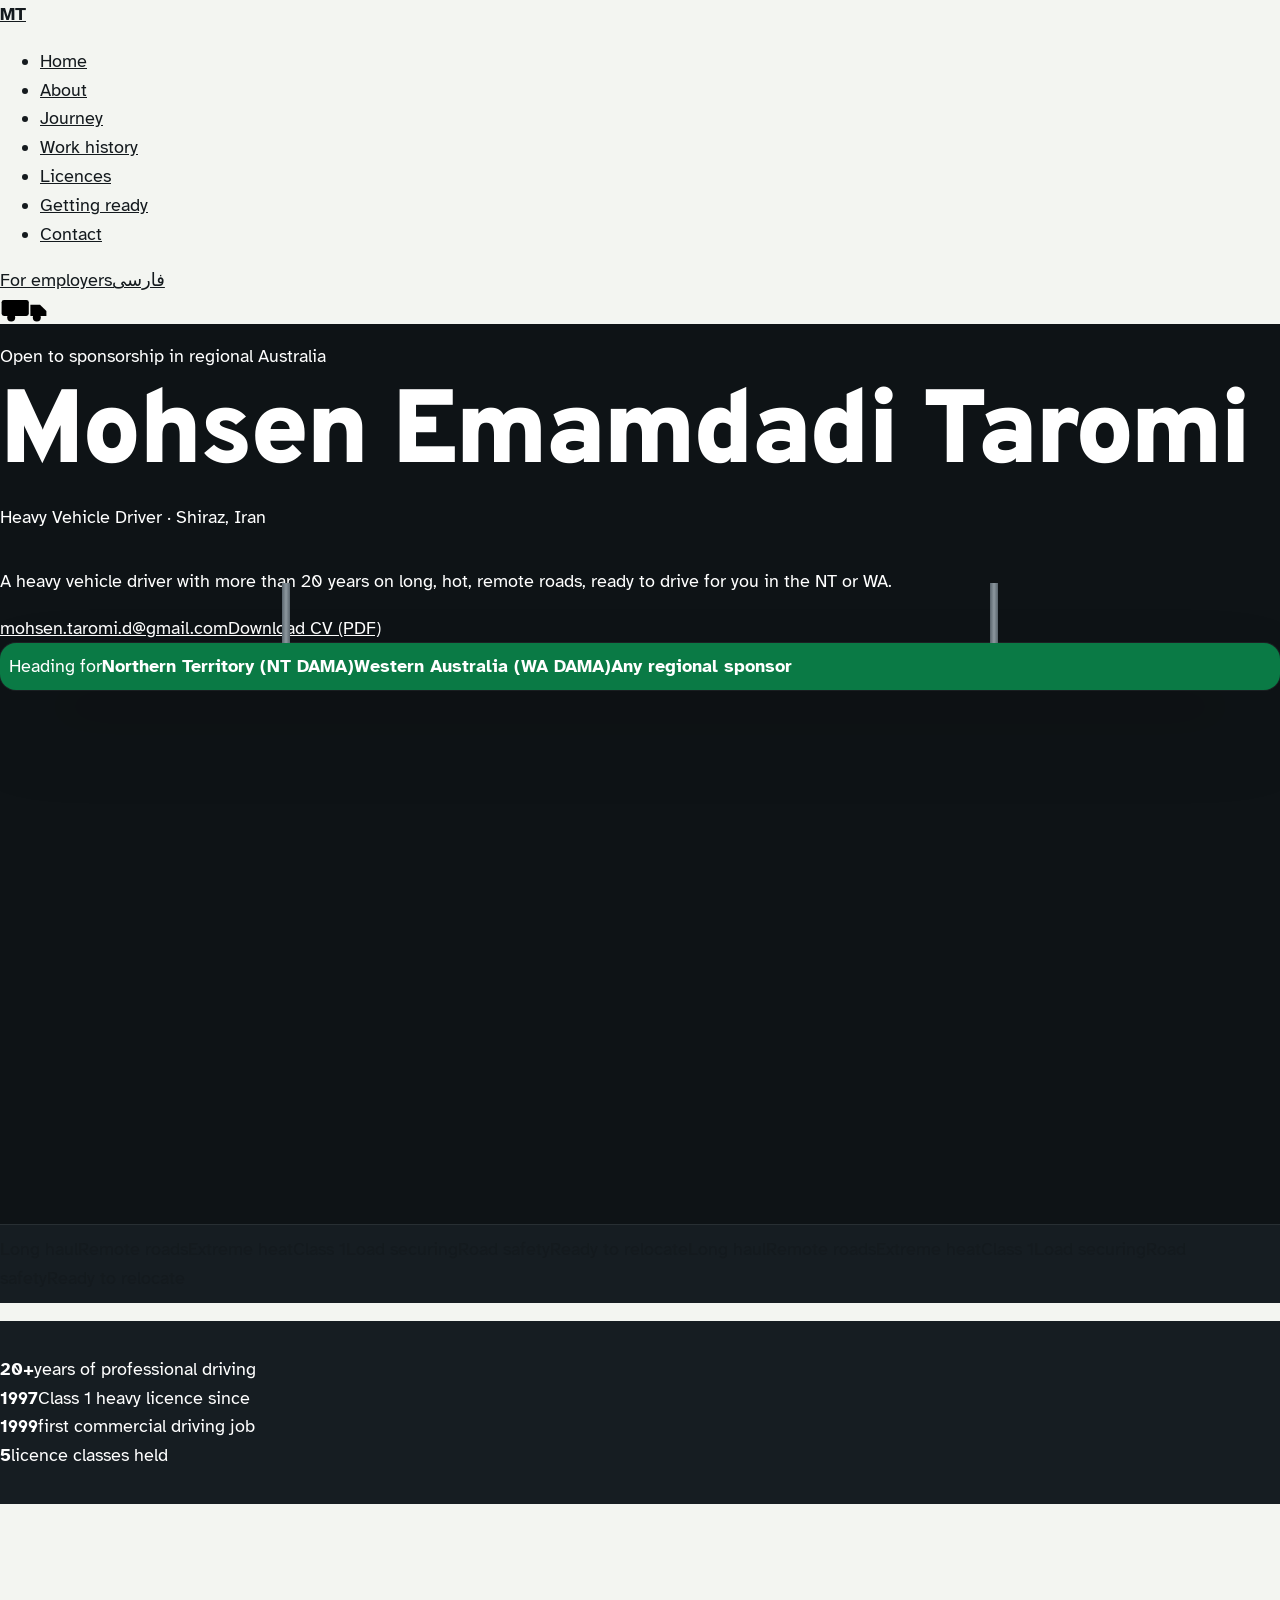
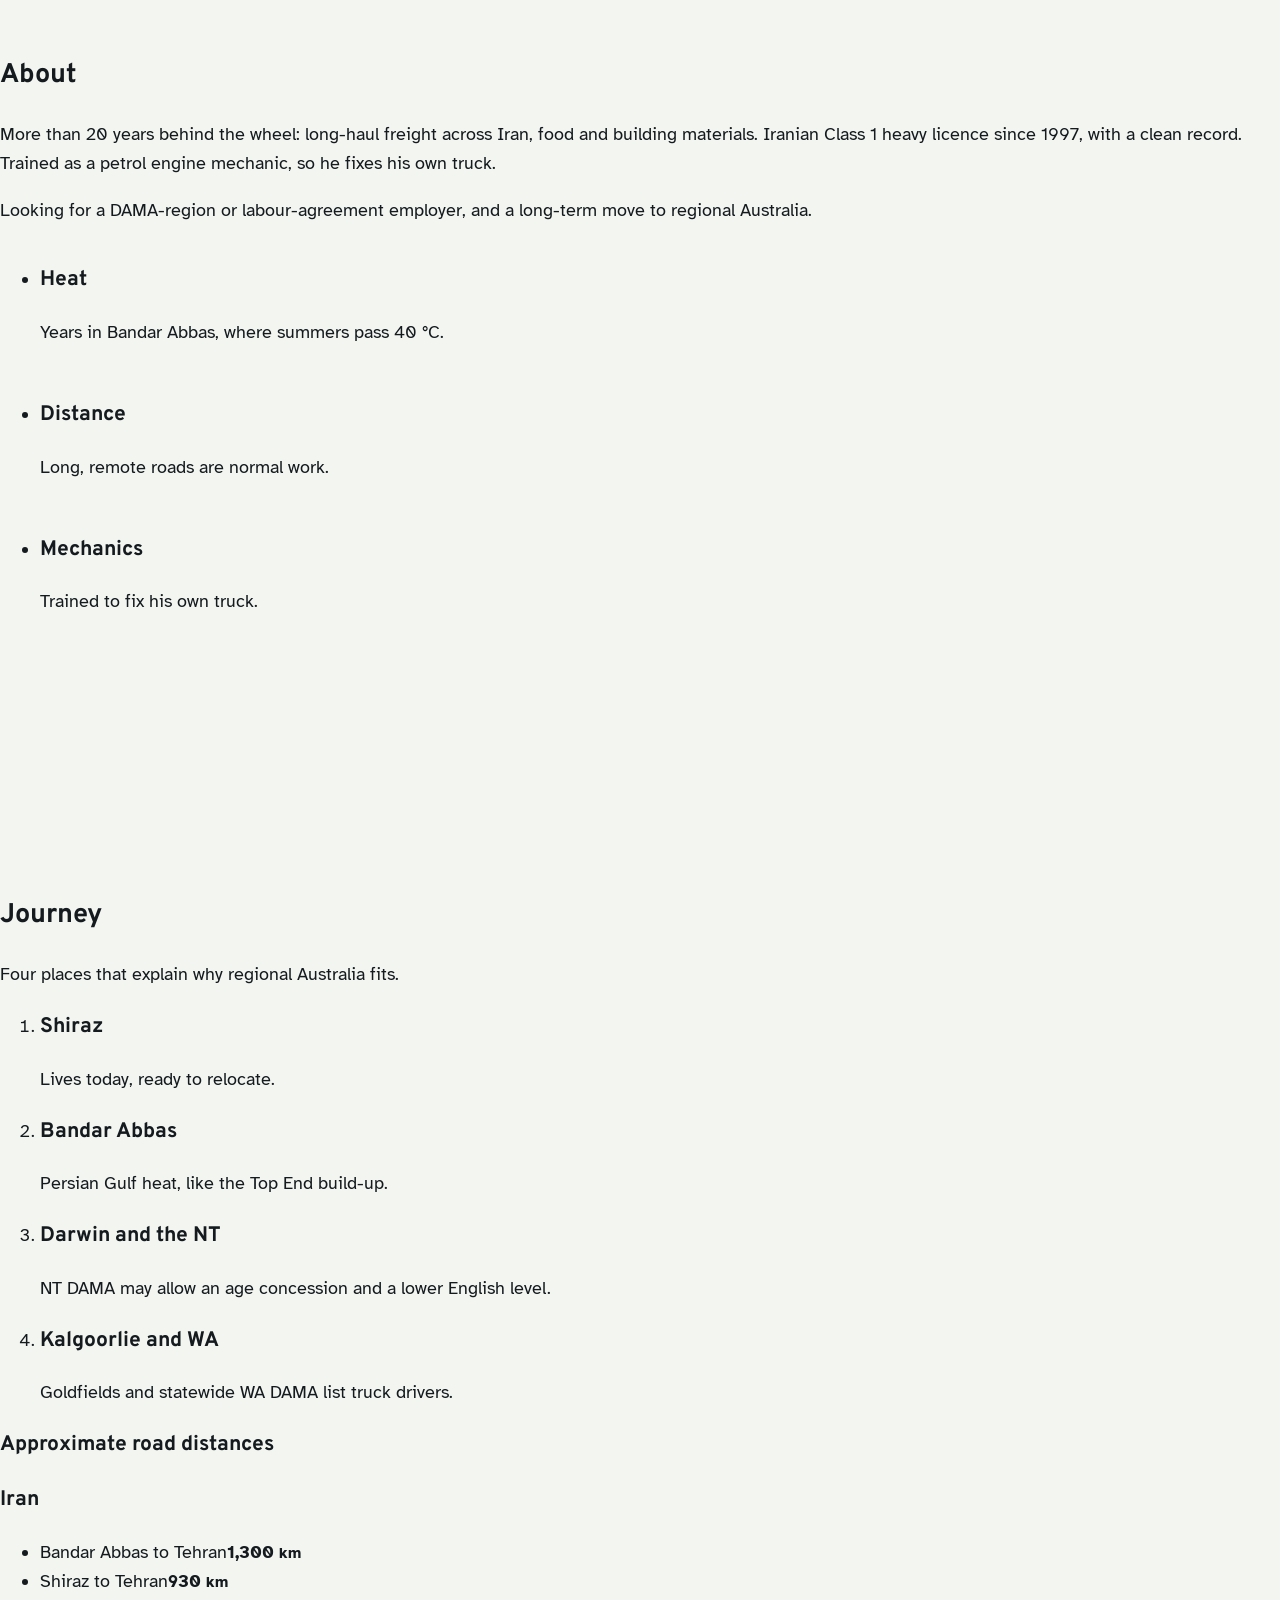
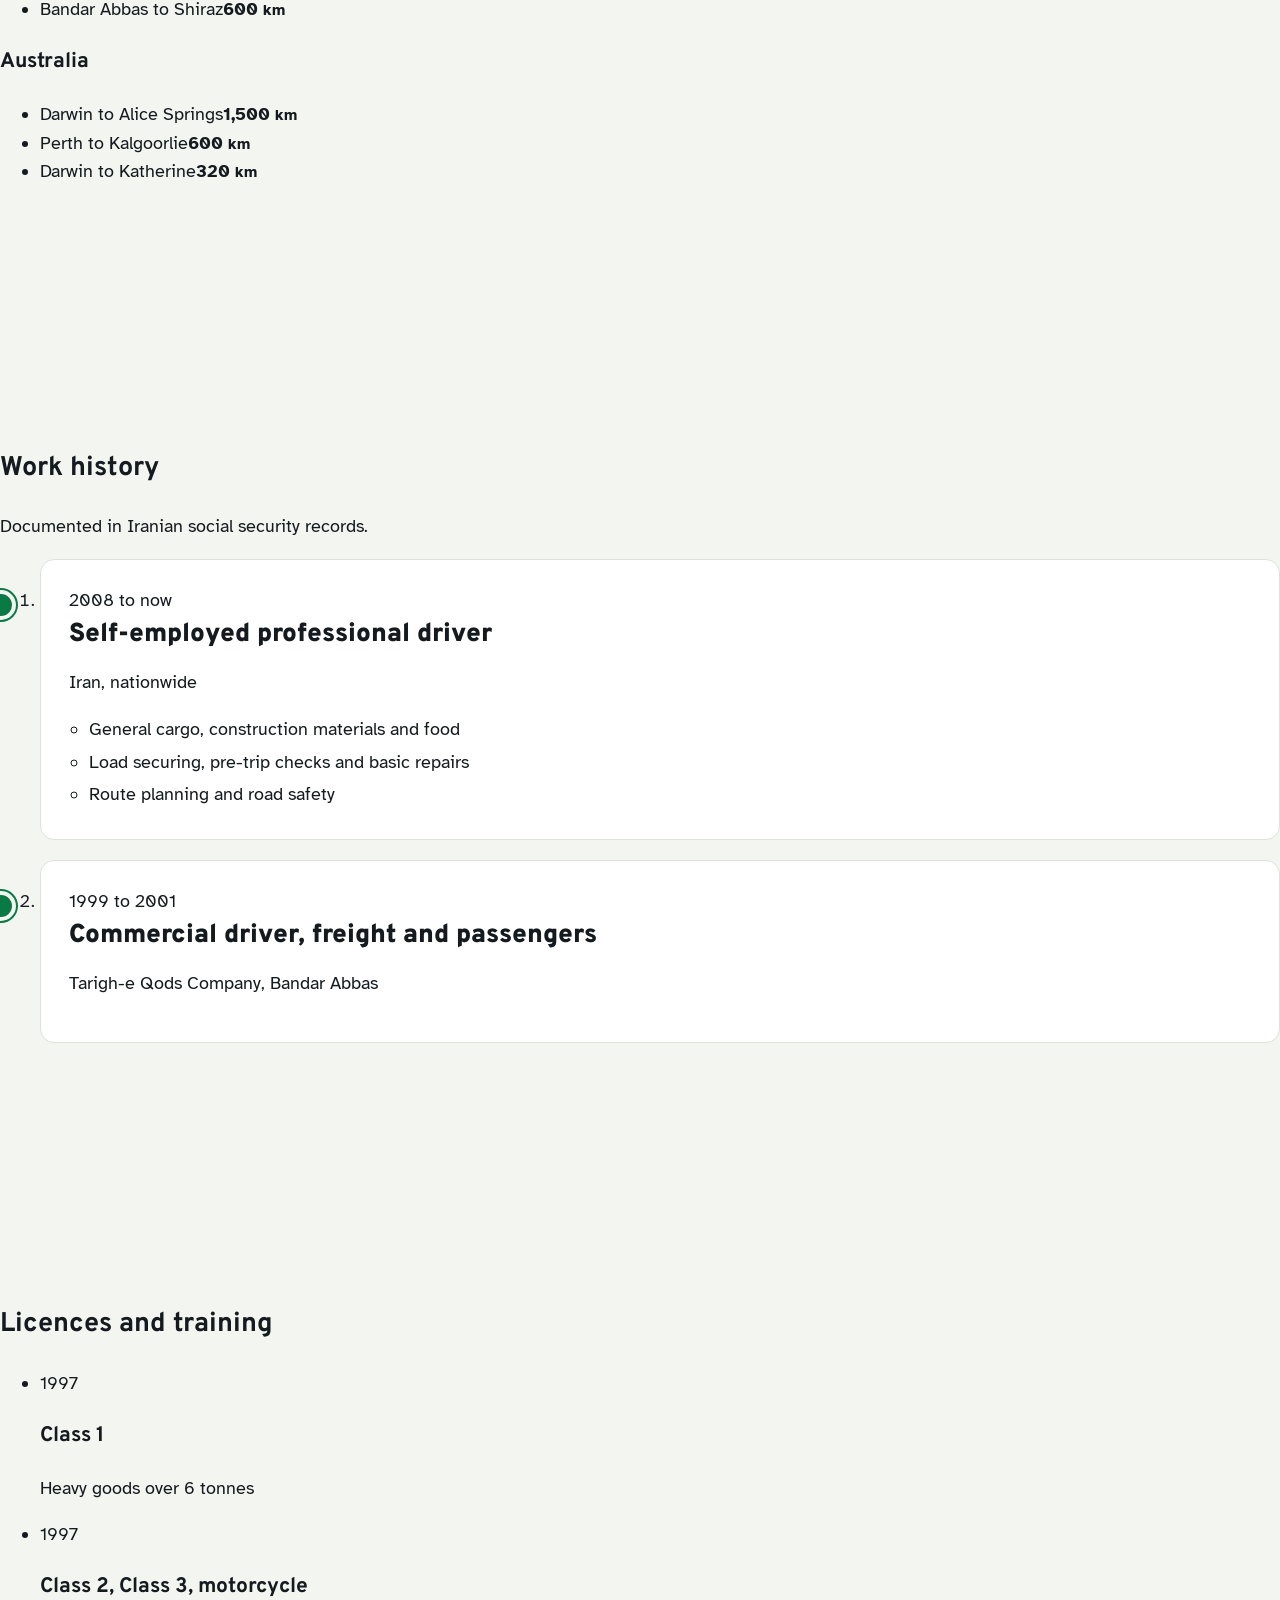
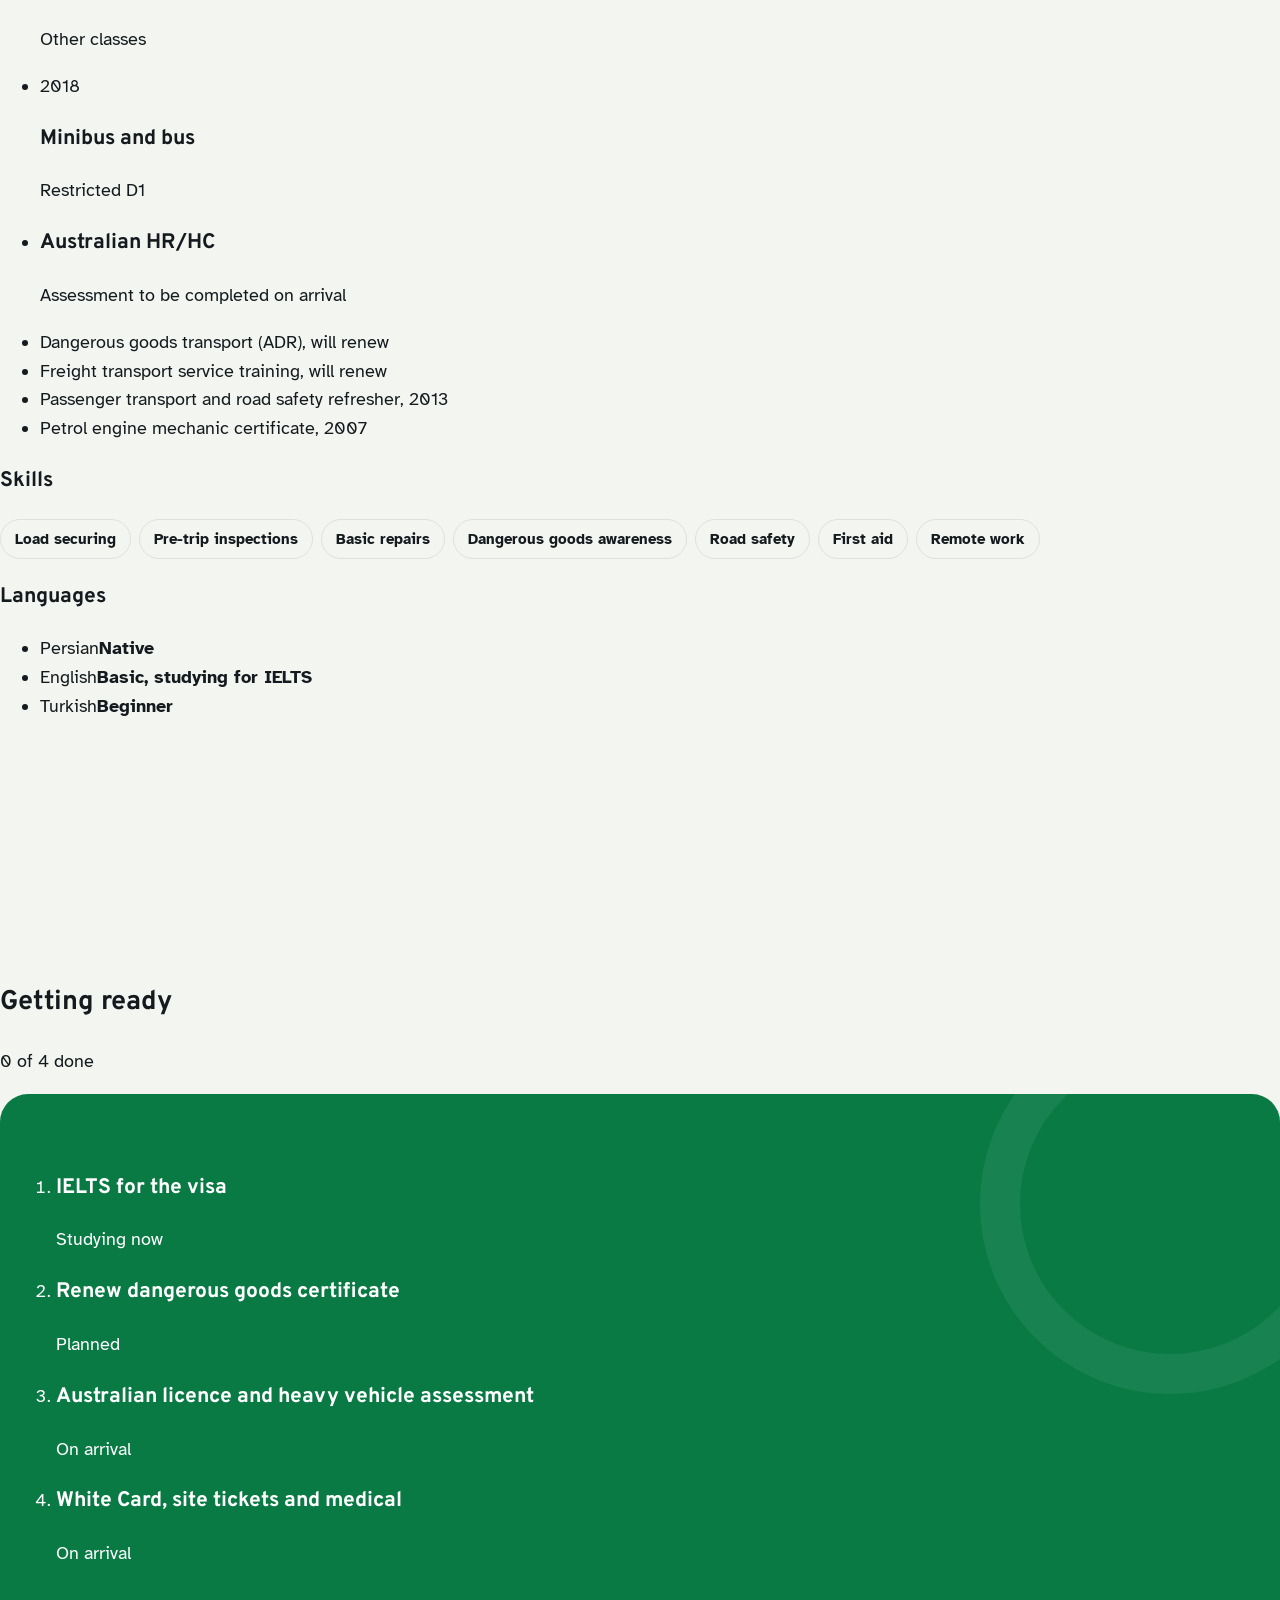
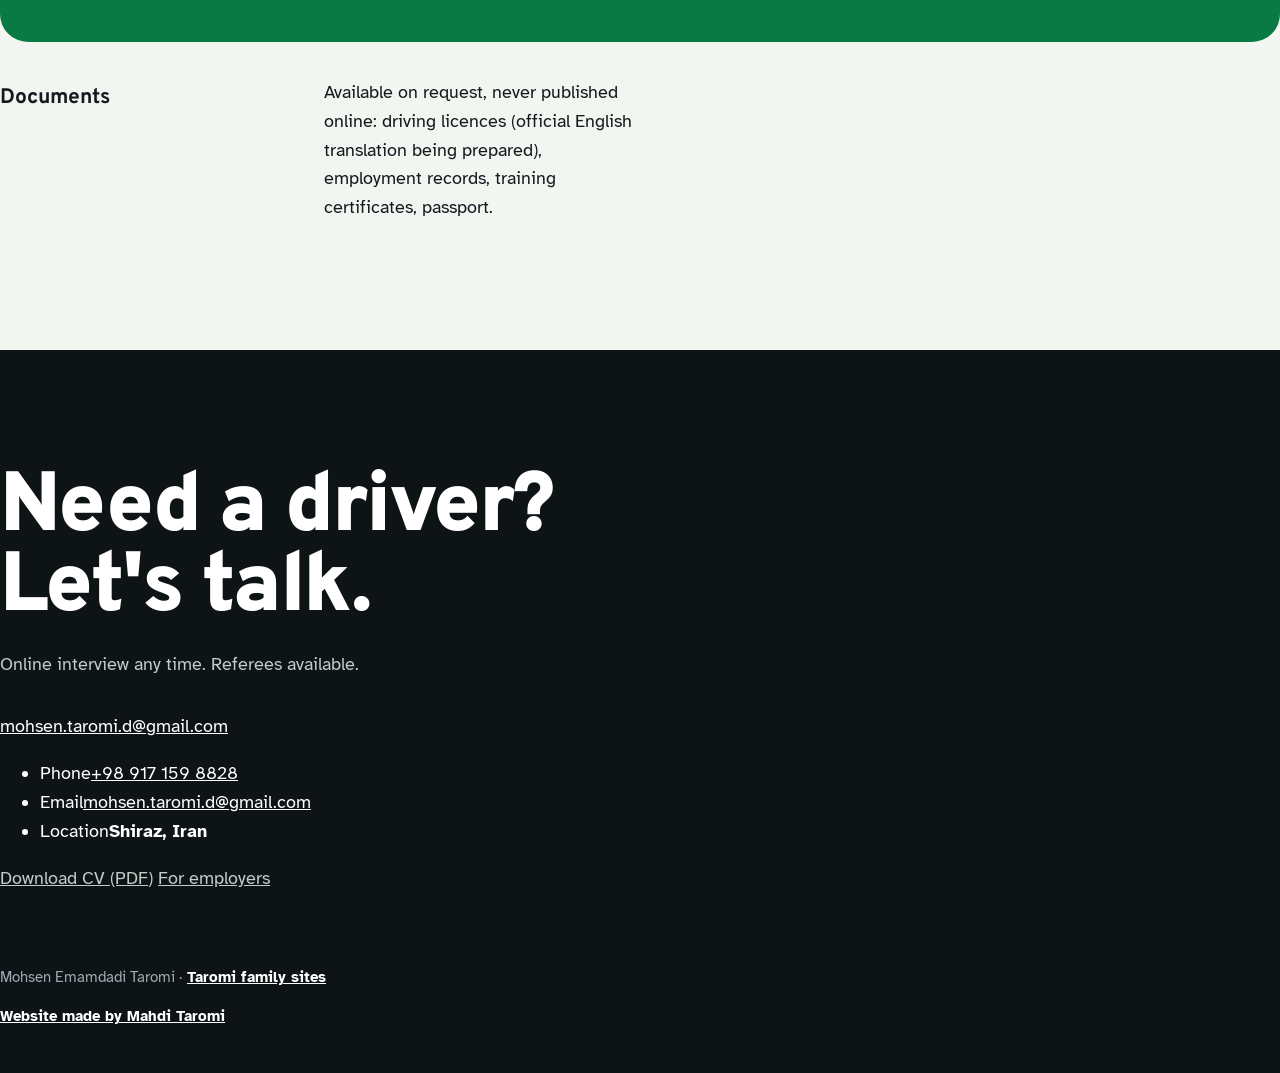
<file: index.html>
<!doctype html>
<html lang="en" dir="ltr">
<head>
<meta charset="utf-8">
<meta name="viewport" content="width=device-width, initial-scale=1">
<title>Mohsen Emamdadi Taromi · Heavy Vehicle Driver, open to regional Australia sponsorship</title>
<meta name="description" content="Heavy vehicle driver from Shiraz, Iran with more than 20 years on long, hot, remote roads. Open to employer sponsorship in regional Australia (NT and WA DAMA).">
<link rel="canonical" href="https://mohsen.taromi.net/">
<link rel="alternate" hreflang="en" href="https://mohsen.taromi.net/"><link rel="alternate" hreflang="fa" href="https://mohsen.taromi.net/fa/"><link rel="alternate" hreflang="x-default" href="https://mohsen.taromi.net/">
<meta property="og:type" content="profile"><meta property="og:title" content="Mohsen Emamdadi Taromi · Heavy Vehicle Driver, open to regional Australia sponsorship"><meta property="og:description" content="Heavy vehicle driver from Shiraz, Iran with more than 20 years on long, hot, remote roads. Open to employer sponsorship in regional Australia (NT and WA DAMA)."><meta property="og:url" content="https://mohsen.taromi.net/">
<meta name="theme-color" content="#efe3cc">
<link rel="icon" href="favicon.svg" type="image/svg+xml">
<link rel="preconnect" href="https://fonts.googleapis.com"><link rel="preconnect" href="https://fonts.gstatic.com" crossorigin>
<link rel="stylesheet" href="https://fonts.googleapis.com/css2?family=Overpass:wght@600;800;900&family=Atkinson+Hyperlegible:wght@400;700&display=swap">
<script type="application/ld+json">{"@context": "https://schema.org", "@graph": [{"@type": "WebSite", "@id": "https://mohsen.taromi.net/#site", "url": "https://mohsen.taromi.net/", "name": "Mohsen Emamdadi Taromi", "inLanguage": ["en", "fa"], "author": {"@id": "https://mohsen.taromi.net/#mohsen"}}, {"@type": "Person", "@id": "https://mohsen.taromi.net/#mohsen", "name": "Mohsen Emamdadi Taromi", "alternateName": "محسن امامدادی طارمی", "jobTitle": "Heavy Vehicle Driver", "url": "https://mohsen.taromi.net/", "email": "mailto:mohsen.taromi.d@gmail.com", "telephone": "+98 917 159 8828", "address": {"@type": "PostalAddress", "addressLocality": "Shiraz", "addressCountry": "IR"}, "nationality": {"@type": "Country", "name": "Iran"}, "knowsAbout": ["Heavy vehicle driving", "Long-haul freight", "Load securing", "Dangerous goods transport", "Designated Area Migration Agreement"], "knowsLanguage": ["fa", "en"], "hasCredential": {"@type": "EducationalOccupationalCredential", "credentialCategory": "Class 1 heavy vehicle licence (Iran), since 1997"}}, {"@type": "ProfilePage", "@id": "https://mohsen.taromi.net/#page", "url": "https://mohsen.taromi.net/", "name": "Mohsen Emamdadi Taromi · Heavy Vehicle Driver, open to regional Australia sponsorship", "description": "Heavy vehicle driver from Shiraz, Iran with more than 20 years on long, hot, remote roads. Open to employer sponsorship in regional Australia (NT and WA DAMA).", "inLanguage": "en", "isPartOf": {"@id": "https://mohsen.taromi.net/#site"}, "mainEntity": {"@id": "https://mohsen.taromi.net/#mohsen"}, "dateModified": "2026-11-19"}]}</script>
<meta name="robots" content="index,follow,max-image-preview:large,max-snippet:-1">
<meta name="author" content="Mohsen Emamdadi Taromi">
<meta property="og:site_name" content="Mohsen Emamdadi Taromi"><meta property="og:locale" content="en_US"><meta property="og:locale:alternate" content="fa_IR">
<meta property="og:image" content="https://mohsen.taromi.net/og-card.png"><meta property="og:image:width" content="1200"><meta property="og:image:height" content="630"><meta property="og:image:alt" content="Mohsen Emamdadi Taromi · Heavy Vehicle Driver">
<meta name="twitter:card" content="summary_large_image"><meta name="twitter:title" content="Mohsen Emamdadi Taromi · Heavy Vehicle Driver, open to regional Australia sponsorship"><meta name="twitter:description" content="Heavy vehicle driver from Shiraz, Iran with more than 20 years on long, hot, remote roads. Open to employer sponsorship in regional Australia (NT and WA DAMA)."><meta name="twitter:image" content="https://mohsen.taromi.net/og-card.png">
<script src="main.js" defer></script>
<link rel="stylesheet" href="style.css">
</head>
<body class="m"><div data-progress></div>
<a class="skip" href="#main">Skip to content</a>
<header class="bar"><a class="logo" href="./" aria-label="Mohsen Emamdadi Taromi"><b>MT</b></a><nav aria-label="Mohsen Emamdadi Taromi" data-spy><ul><li><a href="#top">Home</a></li><li><a href="#about">About</a></li><li><a href="#journey">Journey</a></li><li><a href="#history">Work history</a></li><li><a href="#licences">Licences</a></li><li><a href="#ready">Getting ready</a></li><li><a href="#contact">Contact</a></li></ul></nav>
<div class="bar-act"><a class="pill" href="employers.html">For employers</a><a class="pill sw" href="fa/" lang="fa" hreflang="fa">فارسی</a></div></header>
<div class="road" aria-hidden="true"><i class="line"></i><svg class="truck" viewBox="0 0 60 36" width="48" height="29"><rect x="2" y="6" width="34" height="20" rx="3"/><path d="M38 12h12l8 8v6H38z"/><circle cx="14" cy="28" r="5"/><circle cx="46" cy="28" r="5"/></svg></div>
<div class="pbar" aria-hidden="true"></div>
<main id="main">
<section class="hero" id="top"><p class="kick">Open to sponsorship in regional Australia</p>
<h1 class="giant" data-split>Mohsen Emamdadi Taromi</h1><p class="role">Heavy Vehicle Driver · Shiraz, Iran</p>
<p class="lead">A heavy vehicle driver with more than 20 years on long, hot, remote roads, ready to drive for you in the NT or WA.</p>
<div class="hrow"><div class="cta-row"><a class="cta" href="mailto:mohsen.taromi.d@gmail.com?subject=Heavy Vehicle Driver">mohsen.taromi.d@gmail.com</a><a class="pill solid" href="Mohsen_Emamdadi_Taromi_CV.pdf" download>Download CV (PDF)</a></div>
<div class="sign" role="img" aria-label="Heading for: Northern Territory (NT DAMA), Western Australia (WA DAMA), Any regional sponsor"><span>Heading for</span><b>Northern Territory (NT DAMA)</b><b>Western Australia (WA DAMA)</b><b>Any regional sponsor</b></div></div></section>
<div class="marq" aria-hidden="true"><div class="track"><span>Long haul</span><span>Remote roads</span><span>Extreme heat</span><span>Class 1</span><span>Load securing</span><span>Road safety</span><span>Ready to relocate</span><span>Long haul</span><span>Remote roads</span><span>Extreme heat</span><span>Class 1</span><span>Load securing</span><span>Road safety</span><span>Ready to relocate</span></div></div>
<ul class="stats"><li class="rv" style="--i:0"><b><span class="count" data-to="20">20</span>+</b><span>years of professional driving</span></li><li class="rv" style="--i:1"><b><span class="count" data-to="1997">1997</span></b><span>Class 1 heavy licence since</span></li><li class="rv" style="--i:2"><b><span class="count" data-to="1999">1999</span></b><span>first commercial driving job</span></li><li class="rv" style="--i:3"><b><span class="count" data-to="5">5</span></b><span>licence classes held</span></li></ul>
<section class="sec" id="about"><h2 class="ttl" data-split>About</h2><div class="two"><div class="prose"><p class="rv">More than 20 years behind the wheel: long-haul freight across Iran, food and building materials. Iranian Class 1 heavy licence since 1997, with a clean record. Trained as a petrol engine mechanic, so he fixes his own truck.</p><p class="rv">Looking for a DAMA-region or labour-agreement employer, and a long-term move to regional Australia.</p></div><ul class="traits"><li class="rv"><h3>Heat</h3><p>Years in Bandar Abbas, where summers pass 40 °C.</p></li><li class="rv"><h3>Distance</h3><p>Long, remote roads are normal work.</p></li><li class="rv"><h3>Mechanics</h3><p>Trained to fix his own truck.</p></li></ul></div></section>
<section class="sec" id="journey"><h2 class="ttl" data-split>Journey</h2><p class="lead">Four places that explain why regional Australia fits.</p><ol class="stops"><li class="stop rv"><i aria-hidden="true"></i><h3>Shiraz</h3><p>Lives today, ready to relocate.</p></li><li class="stop rv"><i aria-hidden="true"></i><h3>Bandar Abbas</h3><p>Persian Gulf heat, like the Top End build-up.</p></li><li class="stop rv"><i aria-hidden="true"></i><h3>Darwin and the NT</h3><p>NT DAMA may allow an age concession and a lower English level.</p></li><li class="stop rv"><i aria-hidden="true"></i><h3>Kalgoorlie and WA</h3><p>Goldfields and statewide WA DAMA list truck drivers.</p></li></ol><h3 class="sub">Approximate road distances</h3><div class="dists"><div class="dg rv"><h3>Iran</h3><ul><li><span>Bandar Abbas to Tehran</span><b>1,300<small> km</small></b><i style="--w:0.867"></i></li><li><span>Shiraz to Tehran</span><b>930<small> km</small></b><i style="--w:0.620"></i></li><li><span>Bandar Abbas to Shiraz</span><b>600<small> km</small></b><i style="--w:0.400"></i></li></ul></div><div class="dg rv"><h3>Australia</h3><ul><li><span>Darwin to Alice Springs</span><b>1,500<small> km</small></b><i style="--w:1.000"></i></li><li><span>Perth to Kalgoorlie</span><b>600<small> km</small></b><i style="--w:0.400"></i></li><li><span>Darwin to Katherine</span><b>320<small> km</small></b><i style="--w:0.213"></i></li></ul></div></div></section>
<section class="sec" id="history"><h2 class="ttl" data-split>Work history</h2><p class="lead">Documented in Iranian social security records.</p><ol class="jobs"><li class="job rv"><span class="when">2008 to now</span><h3>Self-employed professional driver</h3><p class="org">Iran, nationwide</p><ul><li>General cargo, construction materials and food</li><li>Load securing, pre-trip checks and basic repairs</li><li>Route planning and road safety</li></ul></li><li class="job rv"><span class="when">1999 to 2001</span><h3>Commercial driver, freight and passengers</h3><p class="org">Tarigh-e Qods Company, Bandar Abbas</p></li></ol></section>
<section class="sec" id="licences"><h2 class="ttl" data-split>Licences and training</h2><ul class="lics"><li class="lic rv"><span>1997</span><h3>Class 1</h3><p>Heavy goods over 6 tonnes</p></li><li class="lic rv"><span>1997</span><h3>Class 2, Class 3, motorcycle</h3><p>Other classes</p></li><li class="lic rv"><span>2018</span><h3>Minibus and bus</h3><p>Restricted D1</p></li><li class="lic rv"><span></span><h3>Australian HR/HC</h3><p>Assessment to be completed on arrival</p></li></ul><div class="two"><ul class="train rv"><li>Dangerous goods transport (ADR), will renew</li><li>Freight transport service training, will renew</li><li>Passenger transport and road safety refresher, 2013</li><li>Petrol engine mechanic certificate, 2007</li></ul><div><h3 class="sub">Skills</h3><ul class="chips"><li>Load securing</li><li>Pre-trip inspections</li><li>Basic repairs</li><li>Dangerous goods awareness</li><li>Road safety</li><li>First aid</li><li>Remote work</li></ul><h3 class="sub">Languages</h3><ul class="langs"><li><span>Persian</span><b>Native</b></li><li><span>English</span><b>Basic, studying for IELTS</b></li><li><span>Turkish</span><b>Beginner</b></li></ul></div></div></section>
<section class="sec" id="ready"><h2 class="ttl" data-split>Getting ready</h2><p class="lead">0 of 4 done</p><ol class="ready"><li class="rd rv"><i aria-hidden="true"></i><h3>IELTS for the visa</h3><p>Studying now</p></li><li class="rd rv"><i aria-hidden="true"></i><h3>Renew dangerous goods certificate</h3><p>Planned</p></li><li class="rd rv"><i aria-hidden="true"></i><h3>Australian licence and heavy vehicle assessment</h3><p>On arrival</p></li><li class="rd rv"><i aria-hidden="true"></i><h3>White Card, site tickets and medical</h3><p>On arrival</p></li></ol><div class="docs rv"><h3>Documents</h3><p>Available on request, never published online: driving licences (official English translation being prepared), employment records, training certificates, passport.</p></div></section>
<section class="sec contact" id="contact"><h2 class="ttl" data-split>Need a driver? Let&#x27;s talk.</h2><p class="lead">Online interview any time. Referees available.</p>
<a class="cta big" href="mailto:mohsen.taromi.d@gmail.com">mohsen.taromi.d@gmail.com</a>
<ul class="cl"><li><span>Phone</span><a href="tel:+989171598828" dir="ltr">+98 917 159 8828</a></li><li><span>Email</span><a href="mailto:mohsen.taromi.d@gmail.com">mohsen.taromi.d@gmail.com</a></li><li><span>Location</span><b>Shiraz, Iran</b></li></ul>
<p><a class="pill solid" href="Mohsen_Emamdadi_Taromi_CV.pdf" download>Download CV (PDF)</a> <a class="pill" href="employers.html">For employers</a></p></section>
</main>
<footer class="foot"><p>Mohsen Emamdadi Taromi · <a href="https://family.taromi.net/">Taromi family sites</a></p><p><a href="https://sentinelweb.ir/en/mahdi-taromi" rel="noopener">Website made by Mahdi Taromi</a></p></footer>
</body></html>
</file>
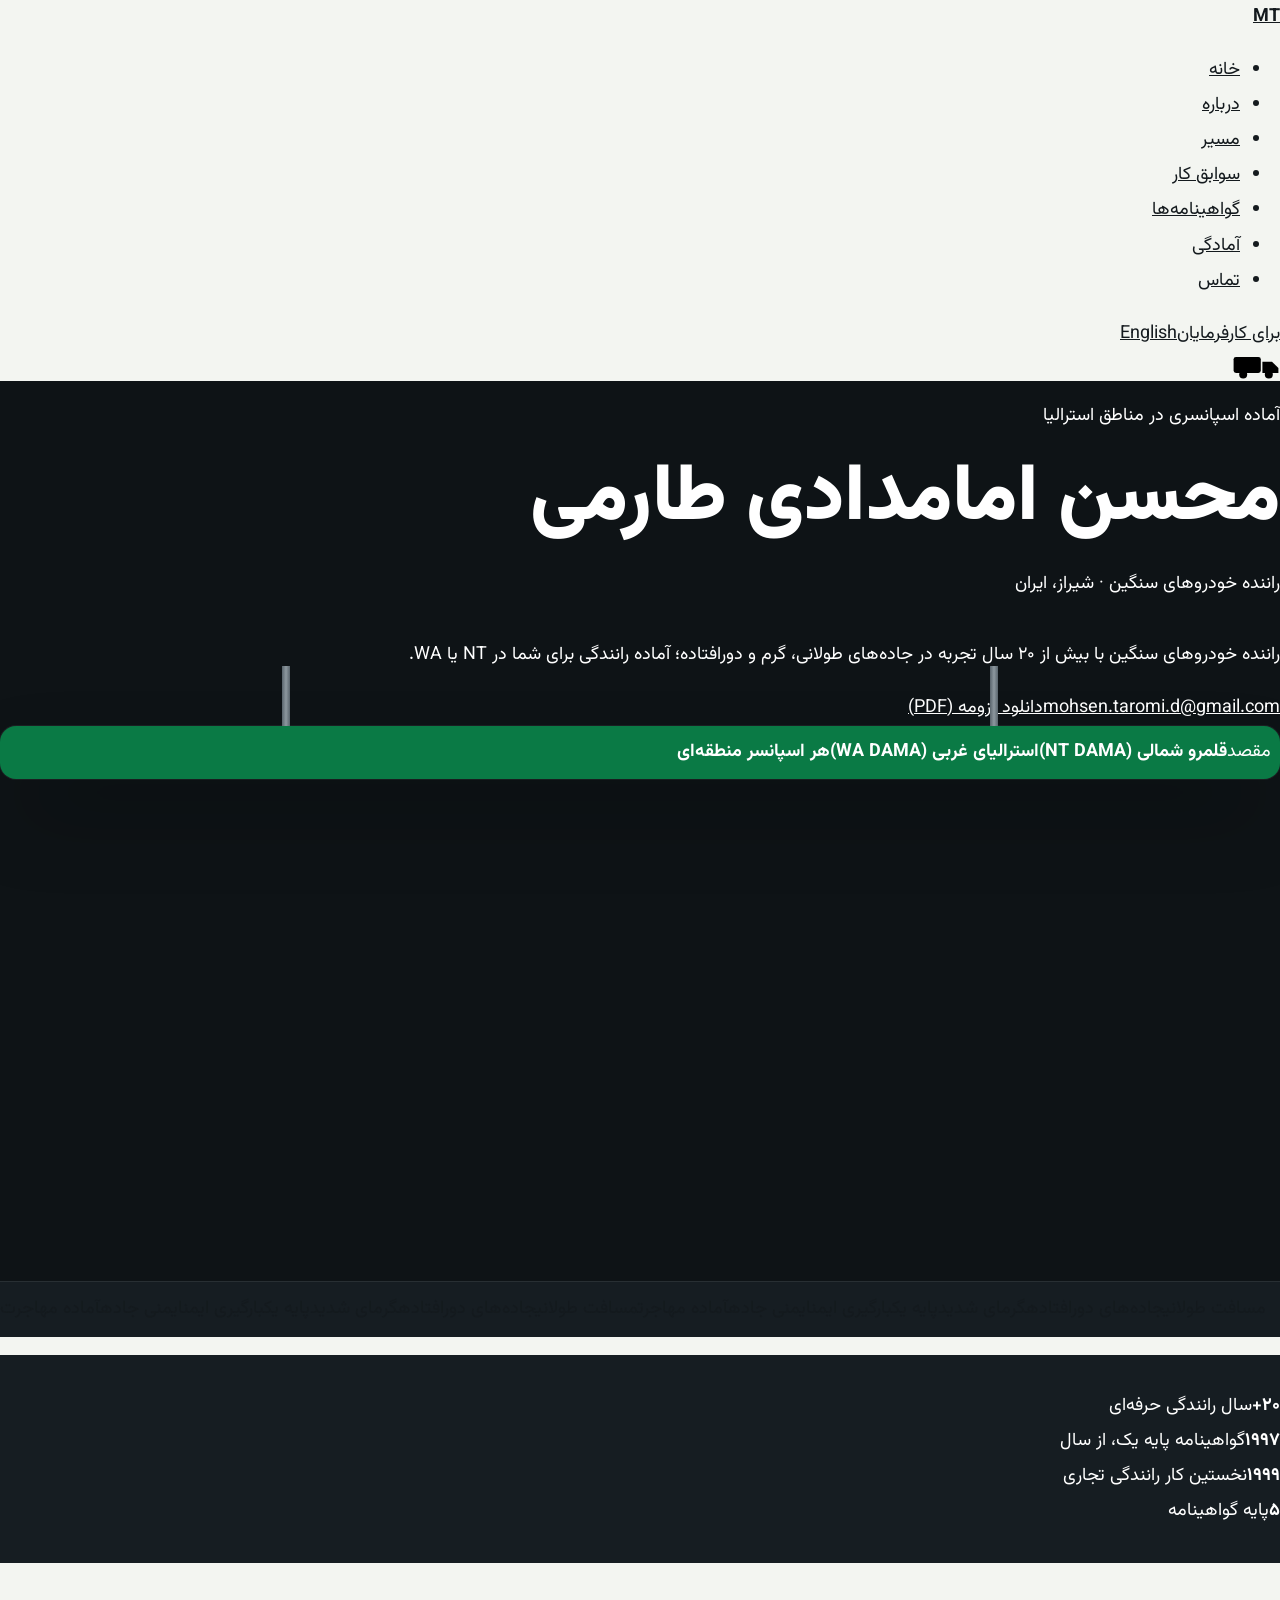
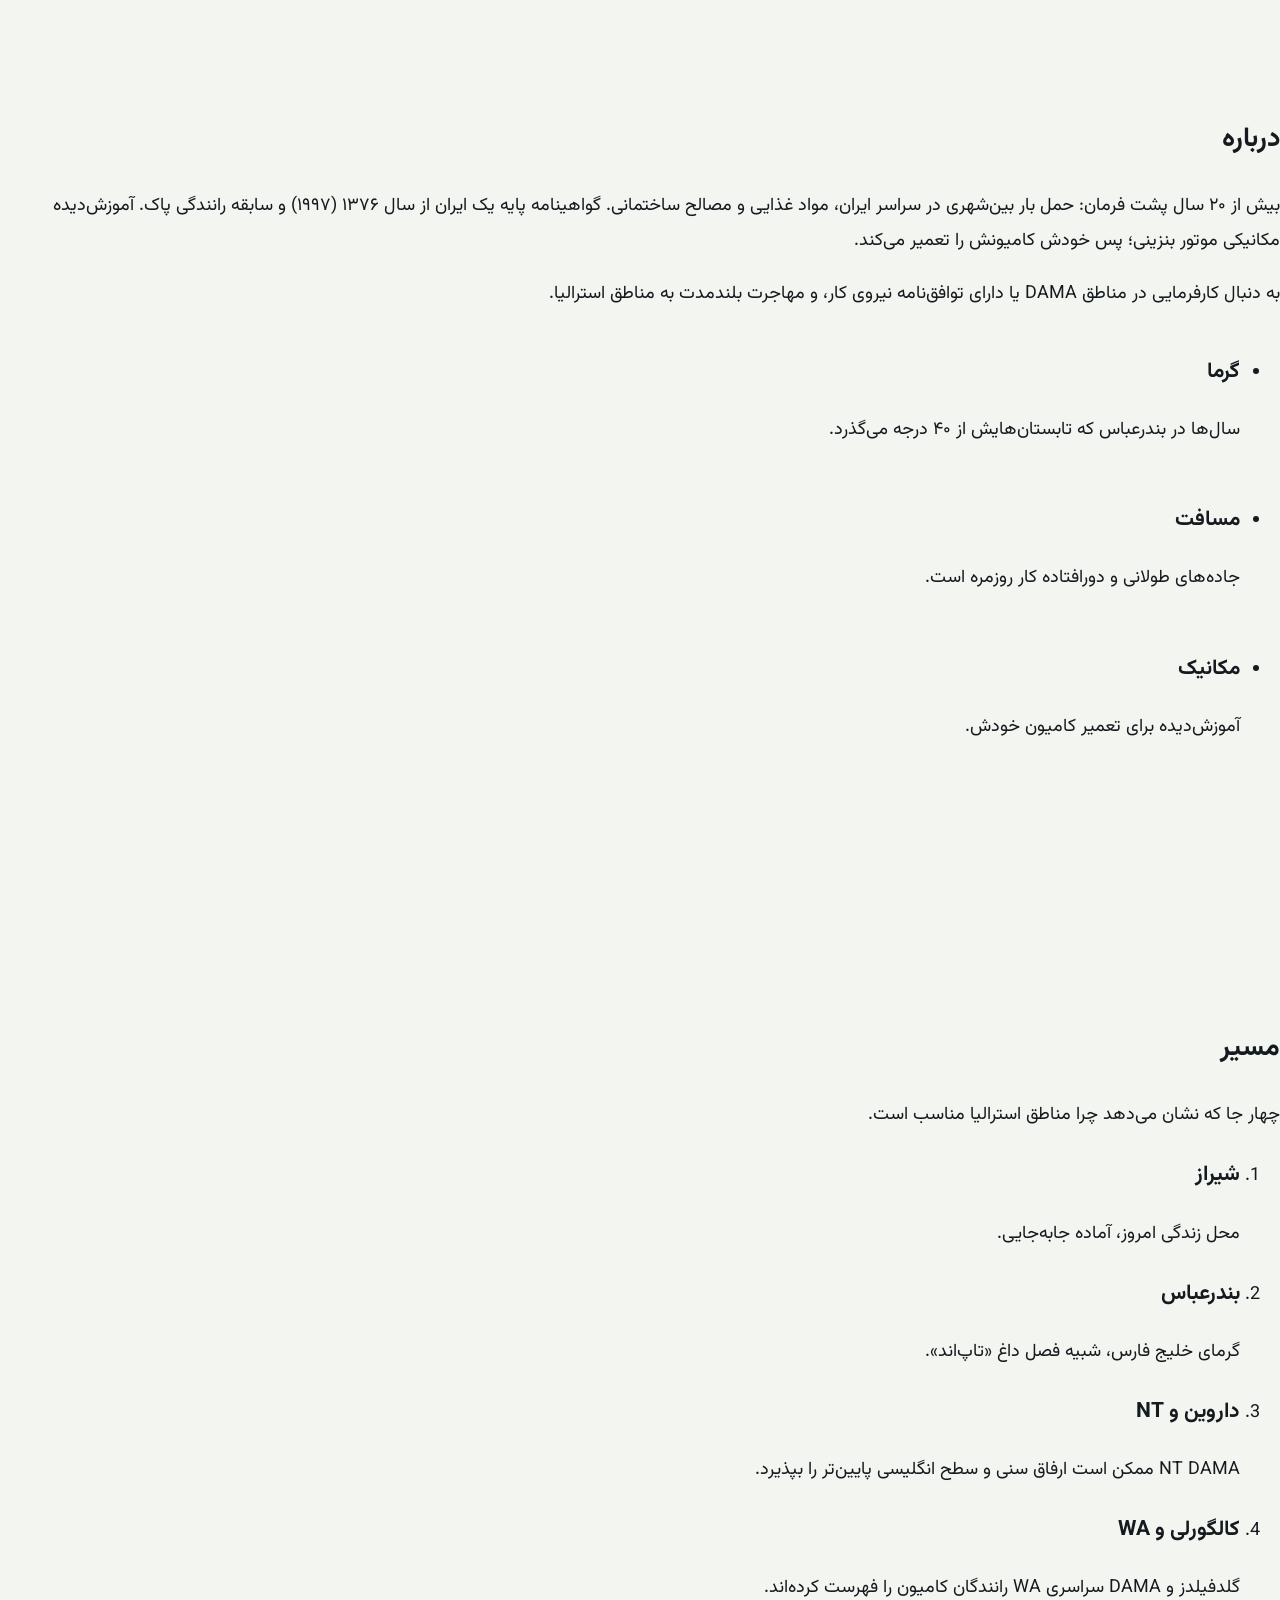
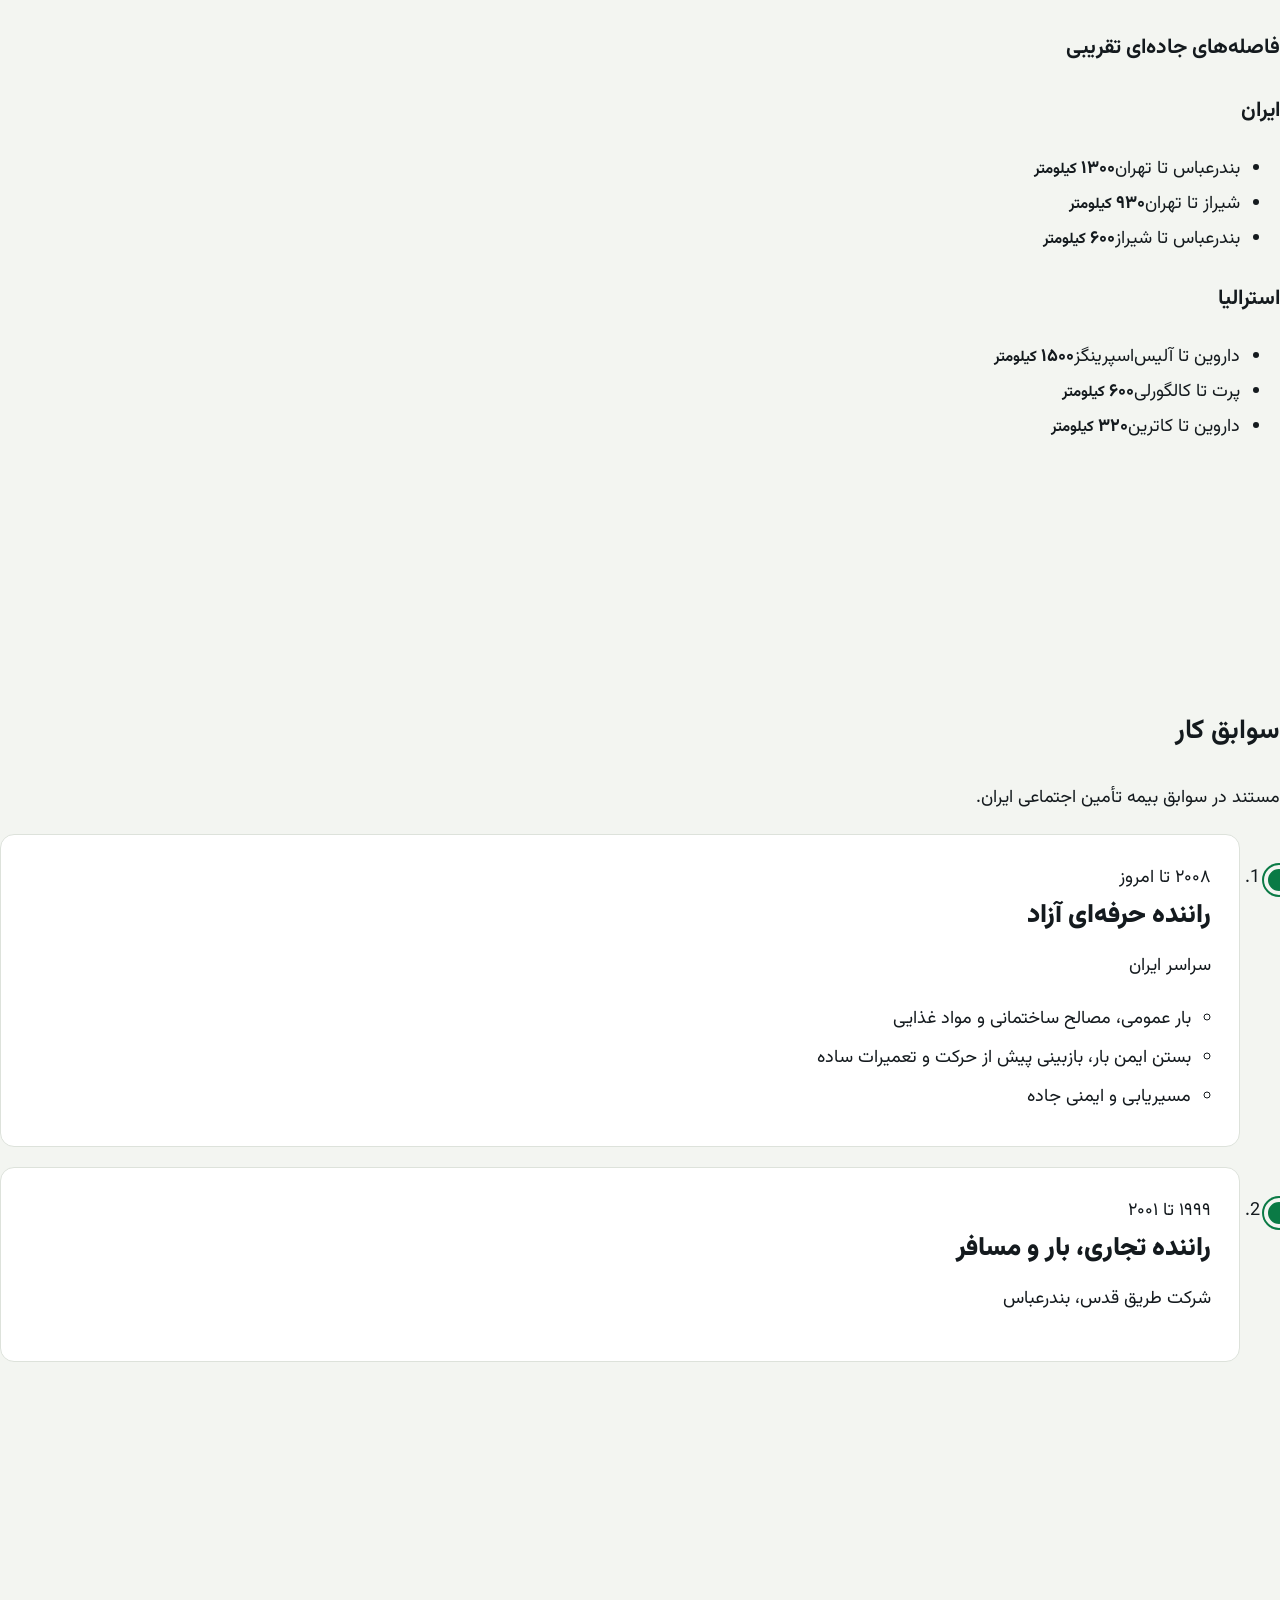
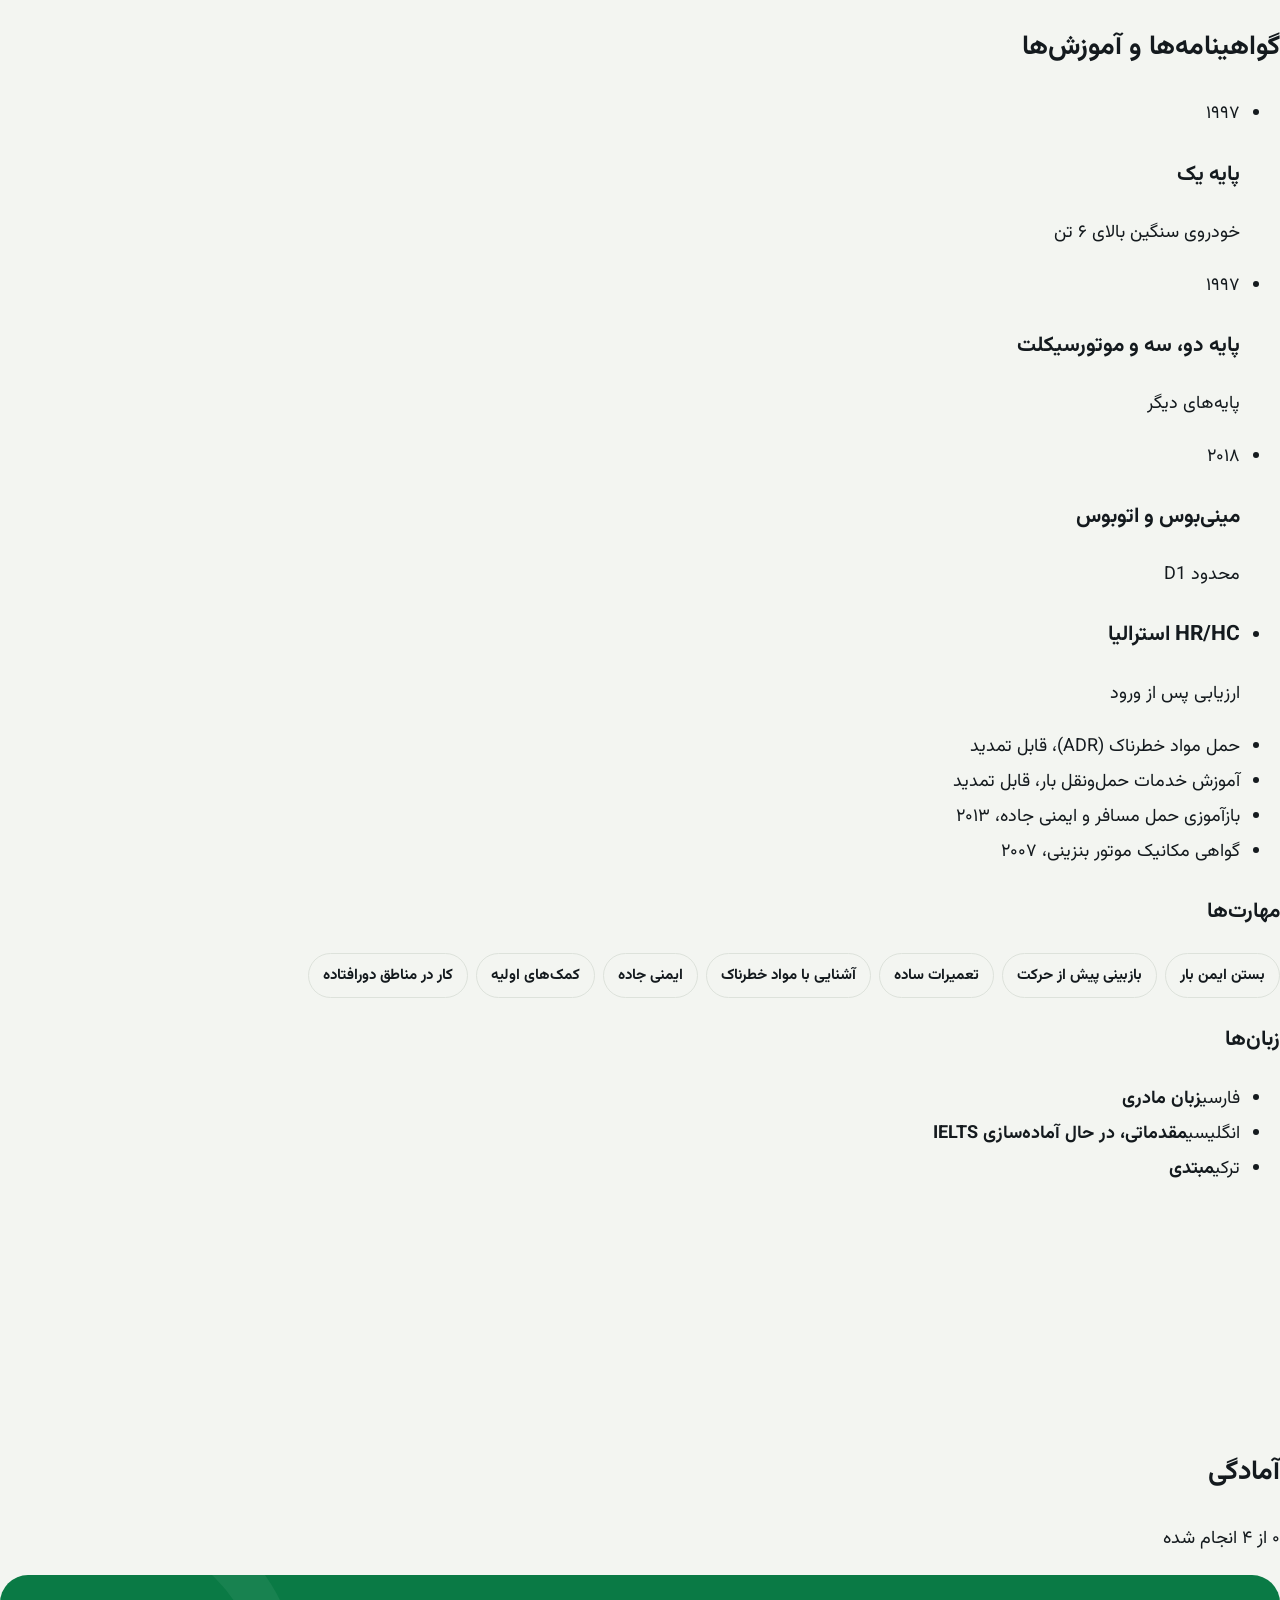
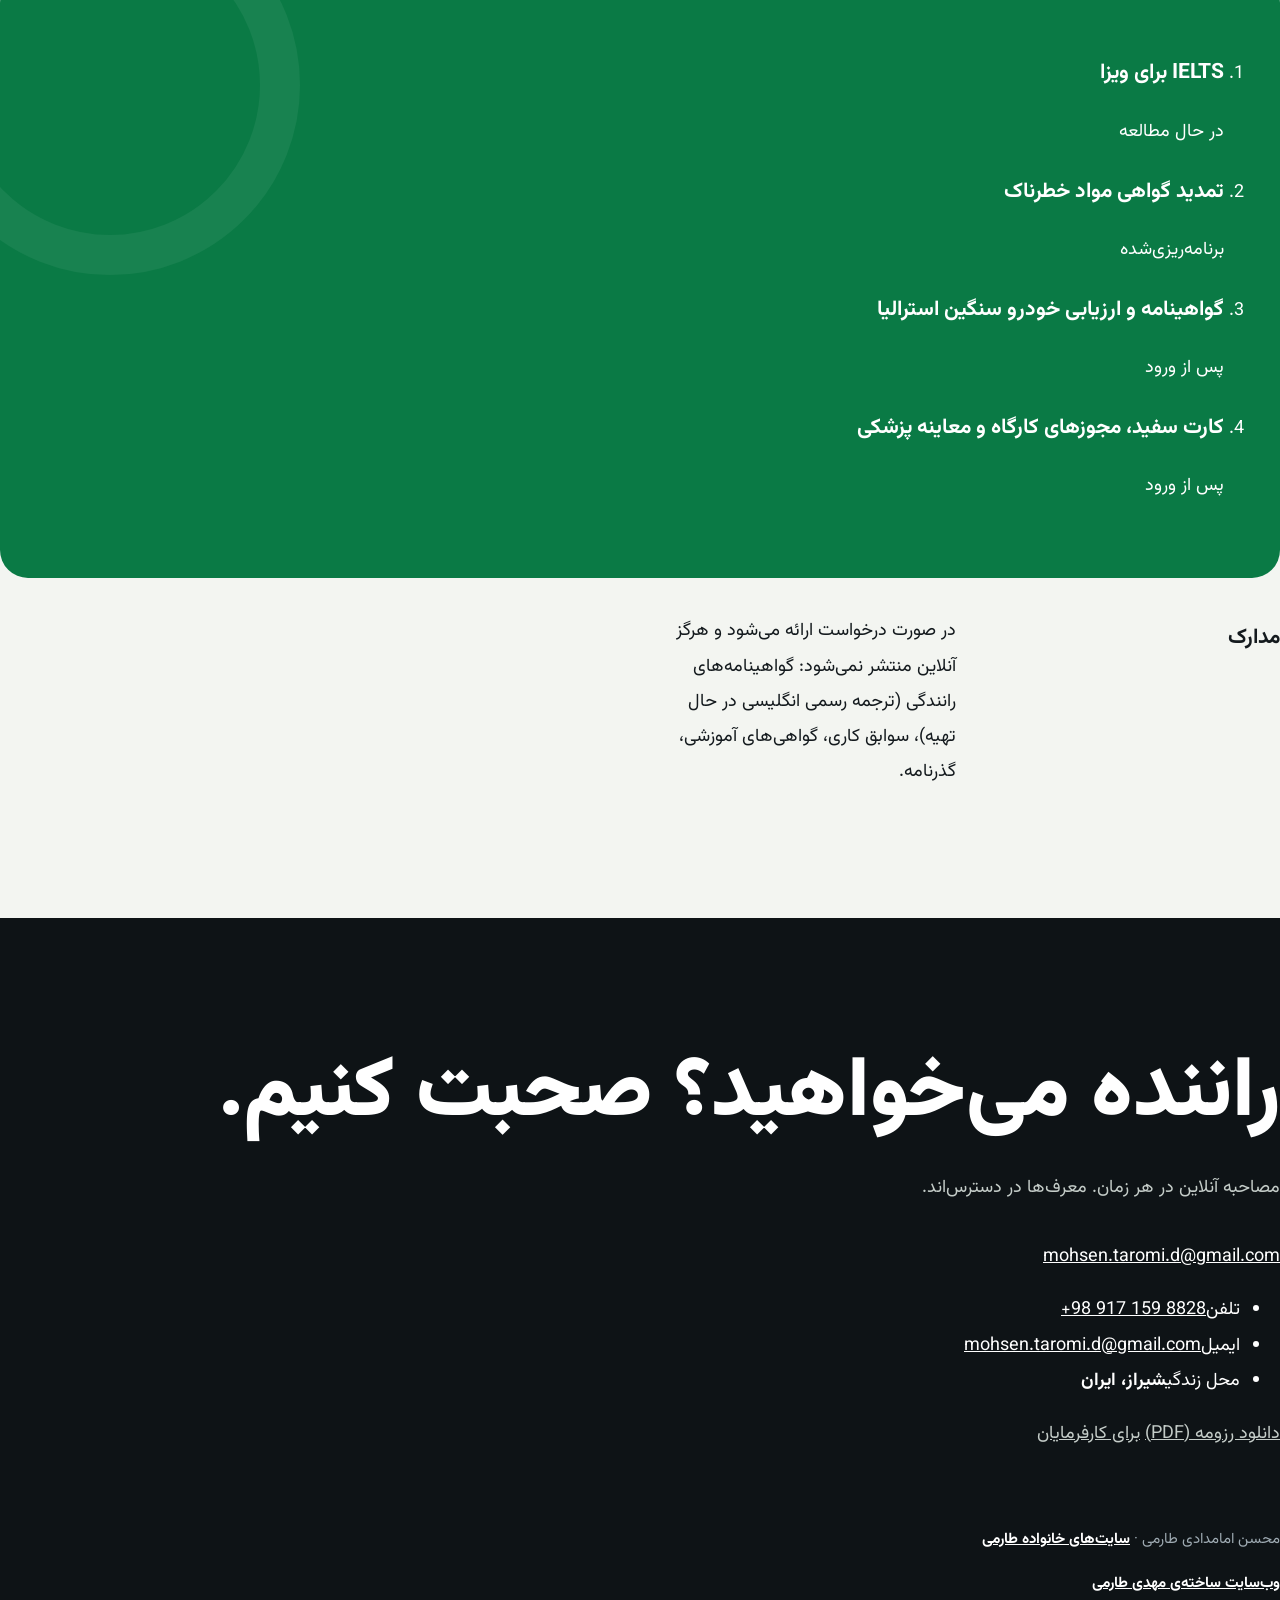
<file: fa/index.html>
<!doctype html>
<html lang="fa" dir="rtl">
<head>
<meta charset="utf-8">
<meta name="viewport" content="width=device-width, initial-scale=1">
<title>محسن امامدادی طارمی · راننده خودروهای سنگین، آماده اسپانسری در مناطق استرالیا</title>
<meta name="description" content="راننده خودروهای سنگین از شیراز با بیش از ۲۰ سال تجربه در جاده‌های طولانی، گرم و دورافتاده. آماده همکاری با کارفرمای اسپانسر در مناطق استرالیا (DAMA ایالت NT و WA).">
<link rel="canonical" href="https://mohsen.taromi.net/fa/">
<link rel="alternate" hreflang="en" href="https://mohsen.taromi.net/"><link rel="alternate" hreflang="fa" href="https://mohsen.taromi.net/fa/"><link rel="alternate" hreflang="x-default" href="https://mohsen.taromi.net/">
<meta property="og:type" content="profile"><meta property="og:title" content="محسن امامدادی طارمی · راننده خودروهای سنگین، آماده اسپانسری در مناطق استرالیا"><meta property="og:description" content="راننده خودروهای سنگین از شیراز با بیش از ۲۰ سال تجربه در جاده‌های طولانی، گرم و دورافتاده. آماده همکاری با کارفرمای اسپانسر در مناطق استرالیا (DAMA ایالت NT و WA)."><meta property="og:url" content="https://mohsen.taromi.net/fa/">
<meta name="theme-color" content="#efe3cc">
<link rel="icon" href="../favicon.svg" type="image/svg+xml">
<link rel="preconnect" href="https://fonts.googleapis.com"><link rel="preconnect" href="https://fonts.gstatic.com" crossorigin>
<link rel="stylesheet" href="https://fonts.googleapis.com/css2?family=Vazirmatn:wght@400;600;800;900&display=swap">
<script type="application/ld+json">{"@context": "https://schema.org", "@graph": [{"@type": "WebSite", "@id": "https://mohsen.taromi.net/#site", "url": "https://mohsen.taromi.net/", "name": "Mohsen Emamdadi Taromi", "inLanguage": ["en", "fa"], "author": {"@id": "https://mohsen.taromi.net/#mohsen"}}, {"@type": "Person", "@id": "https://mohsen.taromi.net/#mohsen", "name": "Mohsen Emamdadi Taromi", "alternateName": "محسن امامدادی طارمی", "jobTitle": "Heavy Vehicle Driver", "url": "https://mohsen.taromi.net/", "email": "mailto:mohsen.taromi.d@gmail.com", "telephone": "+98 917 159 8828", "address": {"@type": "PostalAddress", "addressLocality": "Shiraz", "addressCountry": "IR"}, "nationality": {"@type": "Country", "name": "Iran"}, "knowsAbout": ["Heavy vehicle driving", "Long-haul freight", "Load securing", "Dangerous goods transport", "Designated Area Migration Agreement"], "knowsLanguage": ["fa", "en"], "hasCredential": {"@type": "EducationalOccupationalCredential", "credentialCategory": "Class 1 heavy vehicle licence (Iran), since 1997"}}, {"@type": "ProfilePage", "@id": "https://mohsen.taromi.net/fa/#page", "url": "https://mohsen.taromi.net/fa/", "name": "محسن امامدادی طارمی · راننده خودروهای سنگین، آماده اسپانسری در مناطق استرالیا", "description": "راننده خودروهای سنگین از شیراز با بیش از ۲۰ سال تجربه در جاده‌های طولانی، گرم و دورافتاده. آماده همکاری با کارفرمای اسپانسر در مناطق استرالیا (DAMA ایالت NT و WA).", "inLanguage": "fa", "isPartOf": {"@id": "https://mohsen.taromi.net/#site"}, "mainEntity": {"@id": "https://mohsen.taromi.net/#mohsen"}, "dateModified": "2026-11-19"}]}</script>
<meta name="robots" content="index,follow,max-image-preview:large,max-snippet:-1">
<meta name="author" content="Mohsen Emamdadi Taromi">
<meta property="og:site_name" content="Mohsen Emamdadi Taromi"><meta property="og:locale" content="fa_IR"><meta property="og:locale:alternate" content="en_US">
<meta property="og:image" content="https://mohsen.taromi.net/og-card.png"><meta property="og:image:width" content="1200"><meta property="og:image:height" content="630"><meta property="og:image:alt" content="محسن امامدادی طارمی · راننده خودروهای سنگین">
<meta name="twitter:card" content="summary_large_image"><meta name="twitter:title" content="محسن امامدادی طارمی · راننده خودروهای سنگین، آماده اسپانسری در مناطق استرالیا"><meta name="twitter:description" content="راننده خودروهای سنگین از شیراز با بیش از ۲۰ سال تجربه در جاده‌های طولانی، گرم و دورافتاده. آماده همکاری با کارفرمای اسپانسر در مناطق استرالیا (DAMA ایالت NT و WA)."><meta name="twitter:image" content="https://mohsen.taromi.net/og-card.png">
<script src="../main.js" defer></script>
<link rel="stylesheet" href="../style.css">
</head>
<body class="m"><div data-progress></div>
<a class="skip" href="#main">رفتن به محتوا</a>
<header class="bar"><a class="logo" href="../" aria-label="محسن امامدادی طارمی"><b>MT</b></a><nav aria-label="محسن امامدادی طارمی" data-spy><ul><li><a href="#top">خانه</a></li><li><a href="#about">درباره</a></li><li><a href="#journey">مسیر</a></li><li><a href="#history">سوابق کار</a></li><li><a href="#licences">گواهینامه‌ها</a></li><li><a href="#ready">آمادگی</a></li><li><a href="#contact">تماس</a></li></ul></nav>
<div class="bar-act"><a class="pill" href="../fa/employers.html">برای کارفرمایان</a><a class="pill sw" href="../" lang="en" hreflang="en">English</a></div></header>
<div class="road" aria-hidden="true"><i class="line"></i><svg class="truck" viewBox="0 0 60 36" width="48" height="29"><rect x="2" y="6" width="34" height="20" rx="3"/><path d="M38 12h12l8 8v6H38z"/><circle cx="14" cy="28" r="5"/><circle cx="46" cy="28" r="5"/></svg></div>
<div class="pbar" aria-hidden="true"></div>
<main id="main">
<section class="hero" id="top"><p class="kick">آماده اسپانسری در مناطق استرالیا</p>
<h1 class="giant" data-split>محسن امامدادی طارمی</h1><p class="role">راننده خودروهای سنگین · شیراز، ایران</p>
<p class="lead">راننده خودروهای سنگین با بیش از ۲۰ سال تجربه در جاده‌های طولانی، گرم و دورافتاده؛ آماده رانندگی برای شما در NT یا WA.</p>
<div class="hrow"><div class="cta-row"><a class="cta" href="mailto:mohsen.taromi.d@gmail.com?subject=راننده خودروهای سنگین">mohsen.taromi.d@gmail.com</a><a class="pill solid" href="../Mohsen_Emamdadi_Taromi_CV.pdf" download>دانلود رزومه (PDF)</a></div>
<div class="sign" role="img" aria-label="مقصد: قلمرو شمالی (NT DAMA), استرالیای غربی (WA DAMA), هر اسپانسر منطقه‌ای"><span>مقصد</span><b>قلمرو شمالی (NT DAMA)</b><b>استرالیای غربی (WA DAMA)</b><b>هر اسپانسر منطقه‌ای</b></div></div></section>
<div class="marq" aria-hidden="true"><div class="track"><span>مسافت طولانی</span><span>جاده‌های دورافتاده</span><span>گرمای شدید</span><span>پایه یک</span><span>بارگیری ایمن</span><span>ایمنی جاده</span><span>آماده مهاجرت</span><span>مسافت طولانی</span><span>جاده‌های دورافتاده</span><span>گرمای شدید</span><span>پایه یک</span><span>بارگیری ایمن</span><span>ایمنی جاده</span><span>آماده مهاجرت</span></div></div>
<ul class="stats"><li class="rv" style="--i:0"><b><span class="count" data-to="20">۲۰</span>+</b><span>سال رانندگی حرفه‌ای</span></li><li class="rv" style="--i:1"><b><span class="count" data-to="1997">۱۹۹۷</span></b><span>گواهینامه پایه یک، از سال</span></li><li class="rv" style="--i:2"><b><span class="count" data-to="1999">۱۹۹۹</span></b><span>نخستین کار رانندگی تجاری</span></li><li class="rv" style="--i:3"><b><span class="count" data-to="5">۵</span></b><span>پایه گواهینامه</span></li></ul>
<section class="sec" id="about"><h2 class="ttl" data-split>درباره</h2><div class="two"><div class="prose"><p class="rv">بیش از ۲۰ سال پشت فرمان: حمل بار بین‌شهری در سراسر ایران، مواد غذایی و مصالح ساختمانی. گواهینامه پایه یک ایران از سال ۱۳۷۶ (۱۹۹۷) و سابقه رانندگی پاک. آموزش‌دیده مکانیکی موتور بنزینی؛ پس خودش کامیونش را تعمیر می‌کند.</p><p class="rv">به دنبال کارفرمایی در مناطق DAMA یا دارای توافق‌نامه نیروی کار، و مهاجرت بلندمدت به مناطق استرالیا.</p></div><ul class="traits"><li class="rv"><h3>گرما</h3><p>سال‌ها در بندرعباس که تابستان‌هایش از ۴۰ درجه می‌گذرد.</p></li><li class="rv"><h3>مسافت</h3><p>جاده‌های طولانی و دورافتاده کار روزمره است.</p></li><li class="rv"><h3>مکانیک</h3><p>آموزش‌دیده برای تعمیر کامیون خودش.</p></li></ul></div></section>
<section class="sec" id="journey"><h2 class="ttl" data-split>مسیر</h2><p class="lead">چهار جا که نشان می‌دهد چرا مناطق استرالیا مناسب است.</p><ol class="stops"><li class="stop rv"><i aria-hidden="true"></i><h3>شیراز</h3><p>محل زندگی امروز، آماده جابه‌جایی.</p></li><li class="stop rv"><i aria-hidden="true"></i><h3>بندرعباس</h3><p>گرمای خلیج فارس، شبیه فصل داغ «تاپ‌اند».</p></li><li class="stop rv"><i aria-hidden="true"></i><h3>داروین و NT</h3><p>NT DAMA ممکن است ارفاق سنی و سطح انگلیسی پایین‌تر را بپذیرد.</p></li><li class="stop rv"><i aria-hidden="true"></i><h3>کالگورلی و WA</h3><p>گلدفیلدز و DAMA سراسری WA رانندگان کامیون را فهرست کرده‌اند.</p></li></ol><h3 class="sub">فاصله‌های جاده‌ای تقریبی</h3><div class="dists"><div class="dg rv"><h3>ایران</h3><ul><li><span>بندرعباس تا تهران</span><b>۱۳۰۰<small> کیلومتر</small></b><i style="--w:0.867"></i></li><li><span>شیراز تا تهران</span><b>۹۳۰<small> کیلومتر</small></b><i style="--w:0.620"></i></li><li><span>بندرعباس تا شیراز</span><b>۶۰۰<small> کیلومتر</small></b><i style="--w:0.400"></i></li></ul></div><div class="dg rv"><h3>استرالیا</h3><ul><li><span>داروین تا آلیس‌اسپرینگز</span><b>۱۵۰۰<small> کیلومتر</small></b><i style="--w:1.000"></i></li><li><span>پرت تا کالگورلی</span><b>۶۰۰<small> کیلومتر</small></b><i style="--w:0.400"></i></li><li><span>داروین تا کاترین</span><b>۳۲۰<small> کیلومتر</small></b><i style="--w:0.213"></i></li></ul></div></div></section>
<section class="sec" id="history"><h2 class="ttl" data-split>سوابق کار</h2><p class="lead">مستند در سوابق بیمه تأمین اجتماعی ایران.</p><ol class="jobs"><li class="job rv"><span class="when">۲۰۰۸ تا امروز</span><h3>راننده حرفه‌ای آزاد</h3><p class="org">سراسر ایران</p><ul><li>بار عمومی، مصالح ساختمانی و مواد غذایی</li><li>بستن ایمن بار، بازبینی پیش از حرکت و تعمیرات ساده</li><li>مسیریابی و ایمنی جاده</li></ul></li><li class="job rv"><span class="when">۱۹۹۹ تا ۲۰۰۱</span><h3>راننده تجاری، بار و مسافر</h3><p class="org">شرکت طریق قدس، بندرعباس</p></li></ol></section>
<section class="sec" id="licences"><h2 class="ttl" data-split>گواهینامه‌ها و آموزش‌ها</h2><ul class="lics"><li class="lic rv"><span>۱۹۹۷</span><h3>پایه یک</h3><p>خودروی سنگین بالای ۶ تن</p></li><li class="lic rv"><span>۱۹۹۷</span><h3>پایه دو، سه و موتورسیکلت</h3><p>پایه‌های دیگر</p></li><li class="lic rv"><span>۲۰۱۸</span><h3>مینی‌بوس و اتوبوس</h3><p>محدود D1</p></li><li class="lic rv"><span></span><h3>HR/HC استرالیا</h3><p>ارزیابی پس از ورود</p></li></ul><div class="two"><ul class="train rv"><li>حمل مواد خطرناک (ADR)، قابل تمدید</li><li>آموزش خدمات حمل‌ونقل بار، قابل تمدید</li><li>بازآموزی حمل مسافر و ایمنی جاده، ۲۰۱۳</li><li>گواهی مکانیک موتور بنزینی، ۲۰۰۷</li></ul><div><h3 class="sub">مهارت‌ها</h3><ul class="chips"><li>بستن ایمن بار</li><li>بازبینی پیش از حرکت</li><li>تعمیرات ساده</li><li>آشنایی با مواد خطرناک</li><li>ایمنی جاده</li><li>کمک‌های اولیه</li><li>کار در مناطق دورافتاده</li></ul><h3 class="sub">زبان‌ها</h3><ul class="langs"><li><span>فارسی</span><b>زبان مادری</b></li><li><span>انگلیسی</span><b>مقدماتی، در حال آماده‌سازی IELTS</b></li><li><span>ترکی</span><b>مبتدی</b></li></ul></div></div></section>
<section class="sec" id="ready"><h2 class="ttl" data-split>آمادگی</h2><p class="lead">۰ از ۴ انجام شده</p><ol class="ready"><li class="rd rv"><i aria-hidden="true"></i><h3>IELTS برای ویزا</h3><p>در حال مطالعه</p></li><li class="rd rv"><i aria-hidden="true"></i><h3>تمدید گواهی مواد خطرناک</h3><p>برنامه‌ریزی‌شده</p></li><li class="rd rv"><i aria-hidden="true"></i><h3>گواهینامه و ارزیابی خودرو سنگین استرالیا</h3><p>پس از ورود</p></li><li class="rd rv"><i aria-hidden="true"></i><h3>کارت سفید، مجوزهای کارگاه و معاینه پزشکی</h3><p>پس از ورود</p></li></ol><div class="docs rv"><h3>مدارک</h3><p>در صورت درخواست ارائه می‌شود و هرگز آنلاین منتشر نمی‌شود: گواهینامه‌های رانندگی (ترجمه رسمی انگلیسی در حال تهیه)، سوابق کاری، گواهی‌های آموزشی، گذرنامه.</p></div></section>
<section class="sec contact" id="contact"><h2 class="ttl" data-split>راننده می‌خواهید؟ صحبت کنیم.</h2><p class="lead">مصاحبه آنلاین در هر زمان. معرف‌ها در دسترس‌اند.</p>
<a class="cta big" href="mailto:mohsen.taromi.d@gmail.com">mohsen.taromi.d@gmail.com</a>
<ul class="cl"><li><span>تلفن</span><a href="tel:+989171598828" dir="ltr">+98 917 159 8828</a></li><li><span>ایمیل</span><a href="mailto:mohsen.taromi.d@gmail.com">mohsen.taromi.d@gmail.com</a></li><li><span>محل زندگی</span><b>شیراز، ایران</b></li></ul>
<p><a class="pill solid" href="../Mohsen_Emamdadi_Taromi_CV.pdf" download>دانلود رزومه (PDF)</a> <a class="pill" href="../fa/employers.html">برای کارفرمایان</a></p></section>
</main>
<footer class="foot"><p>محسن امامدادی طارمی · <a href="https://family.taromi.net/fa/">سایت‌های خانواده طارمی</a></p><p><a href="https://sentinelweb.ir/en/mahdi-taromi" rel="noopener">وب‌سایت ساخته‌ی مهدی طارمی</a></p></footer>
</body></html>
</file>
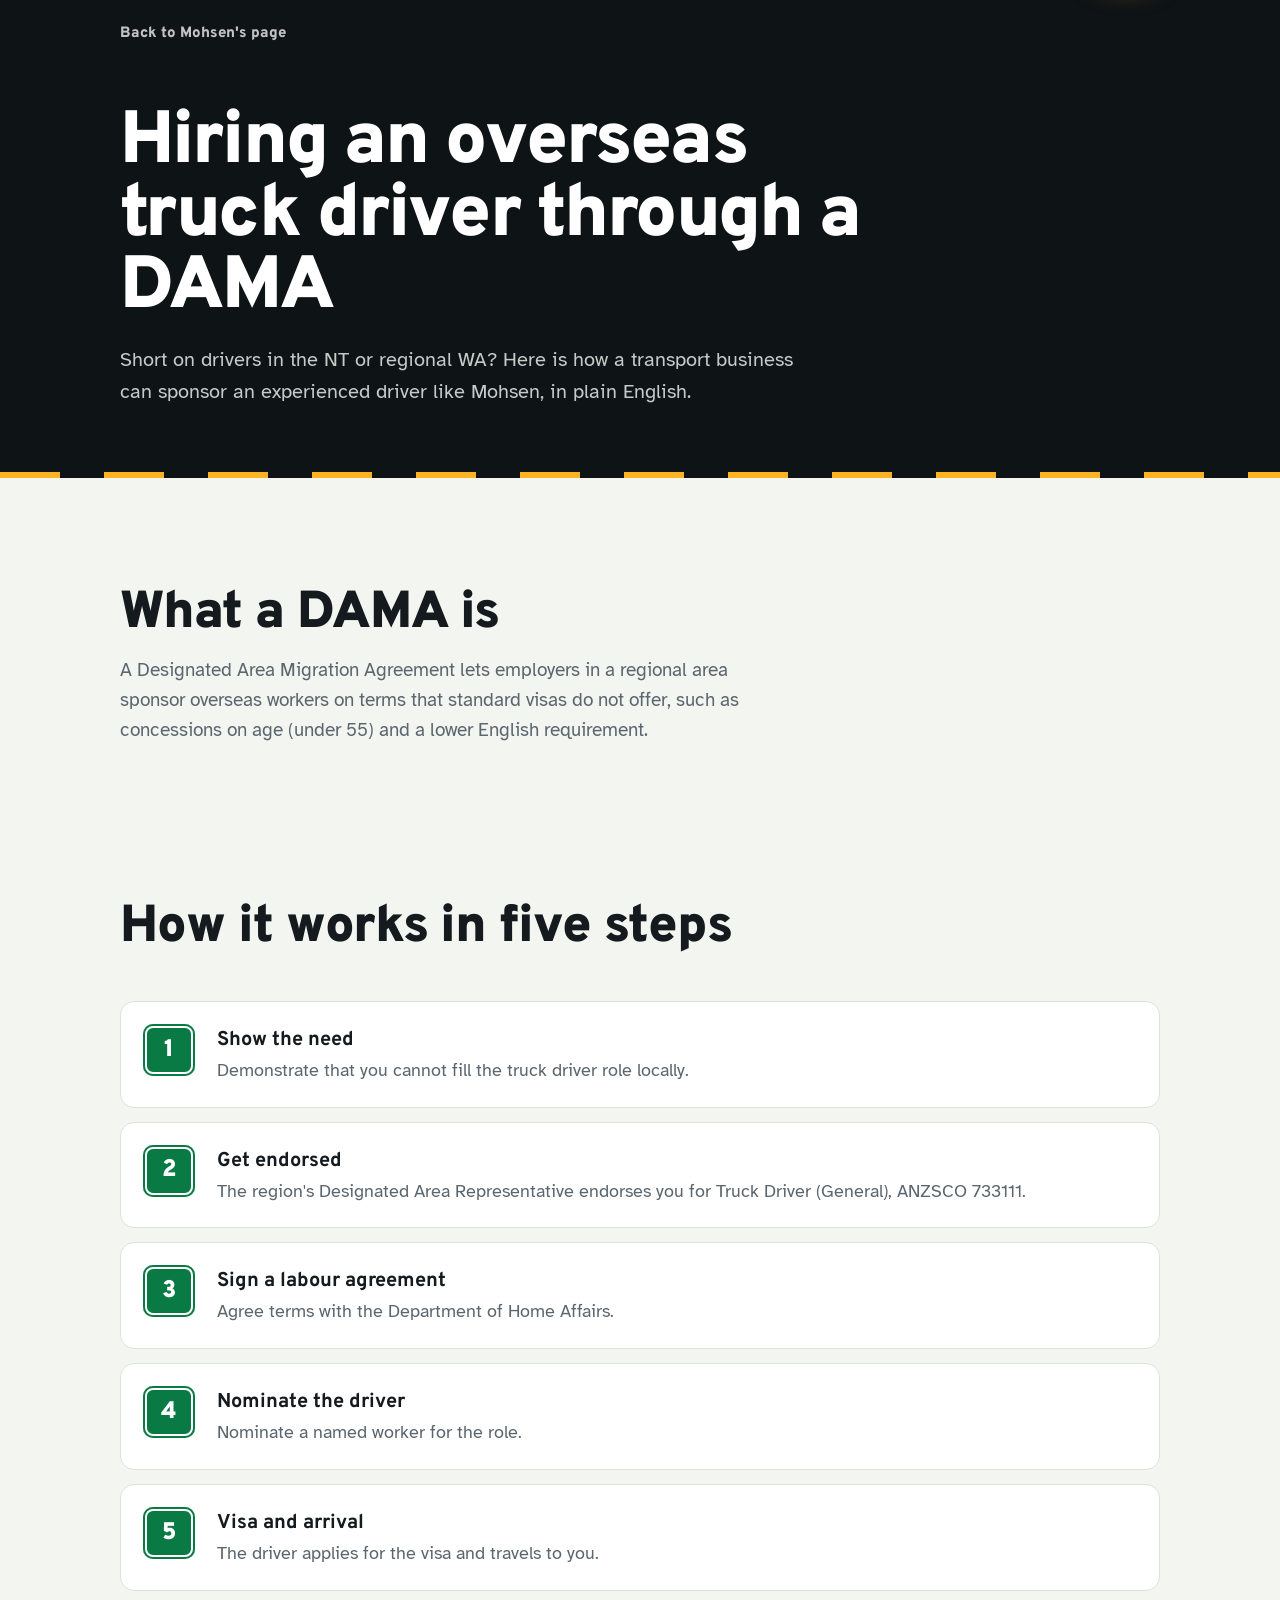
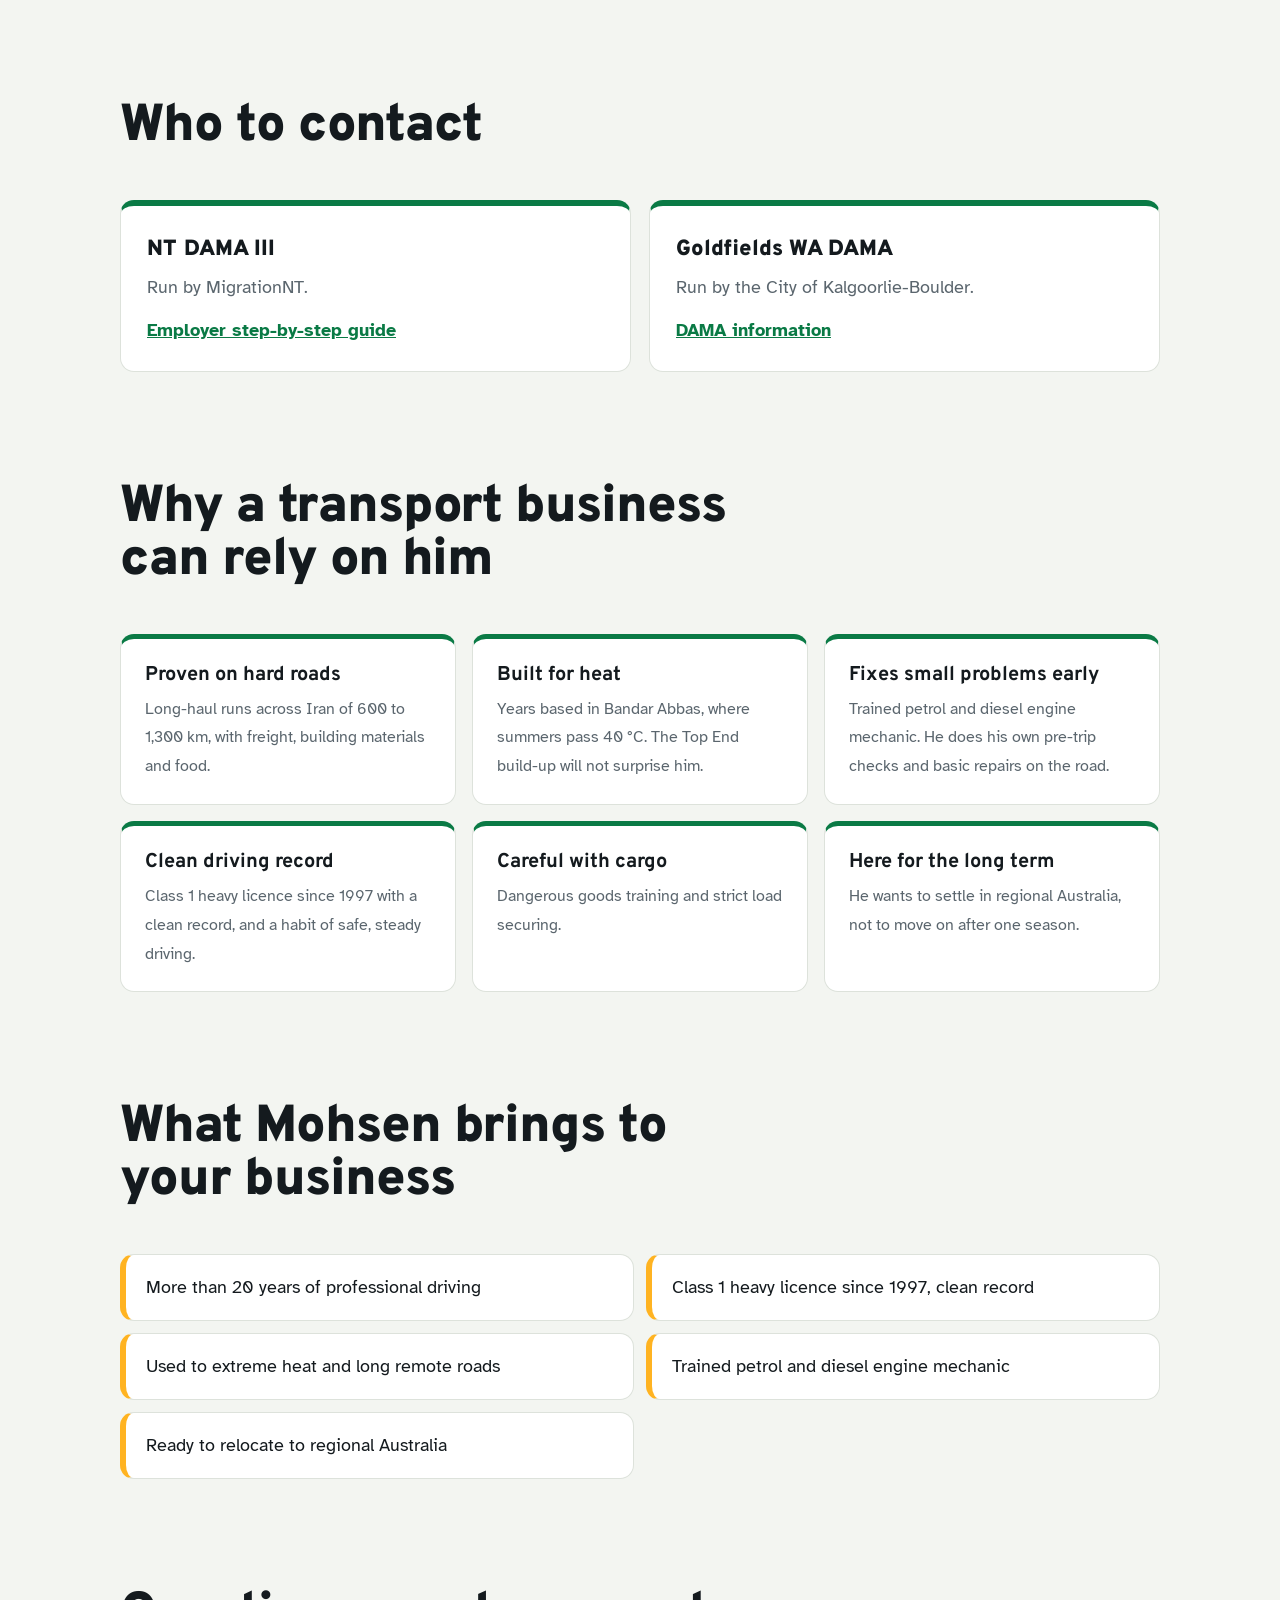
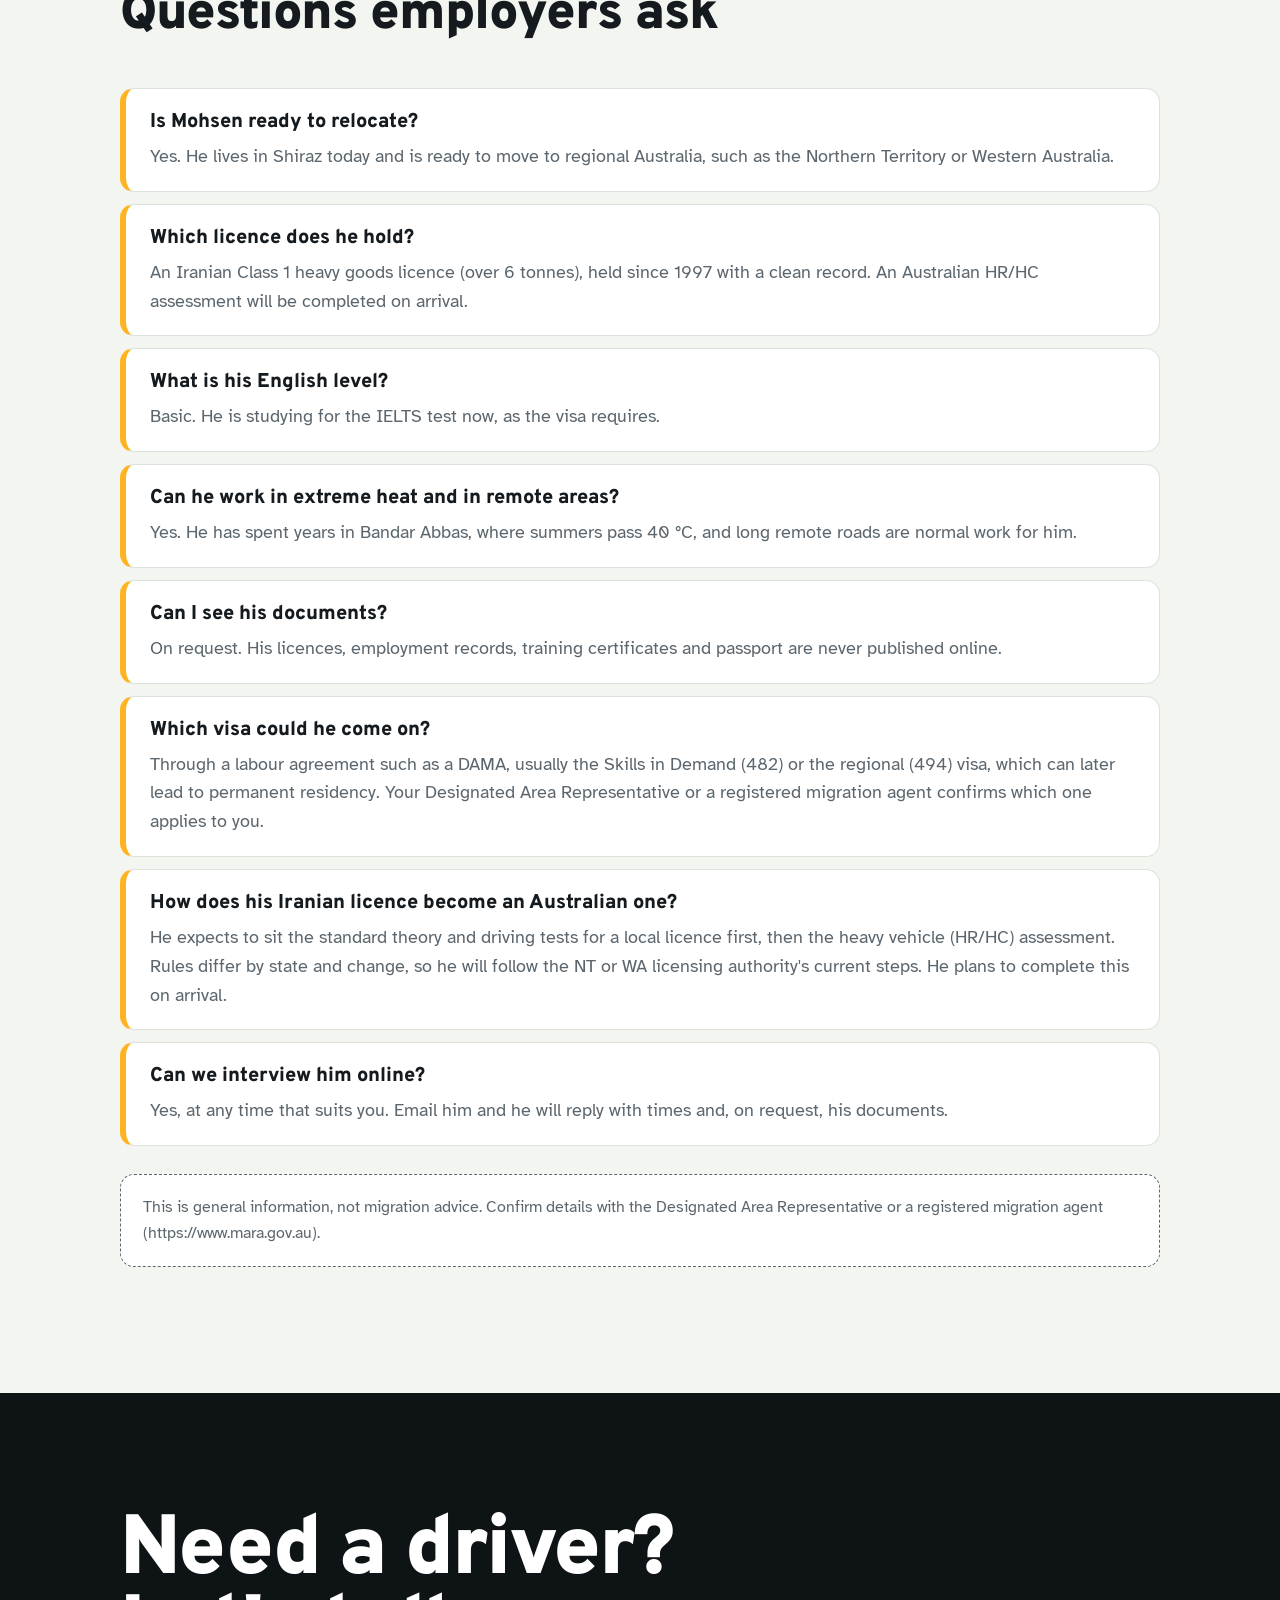
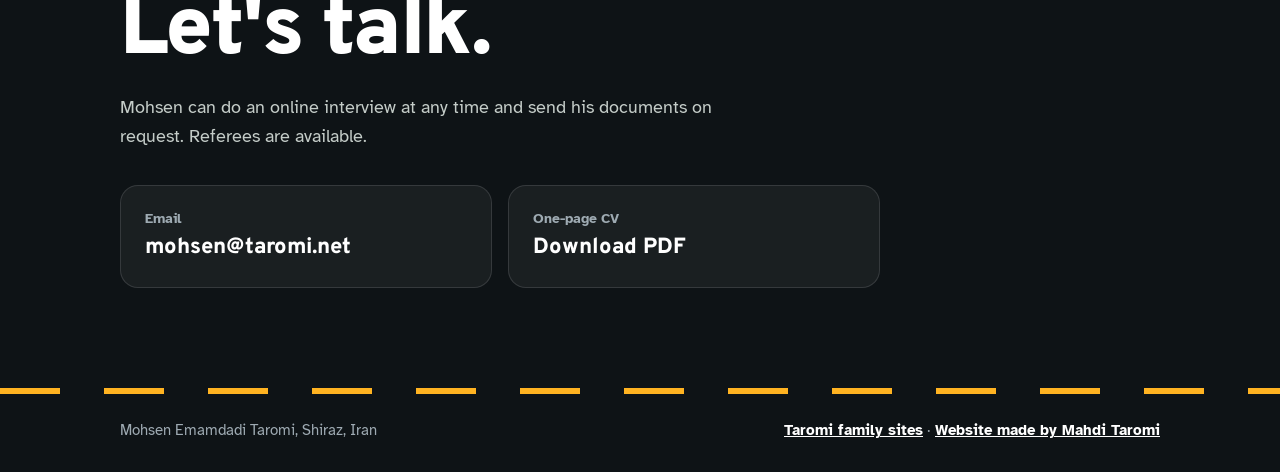
<file: employers.html>
<!doctype html>
<html lang="en" dir="ltr">
<head>
<meta charset="utf-8">
<meta name="viewport" content="width=device-width, initial-scale=1">
<title>Hiring an overseas truck driver through a DAMA · Mohsen Emamdadi Taromi</title>
<meta name="description" content="How a Designated Area Migration Agreement (DAMA) works for employers in the NT and WA, and what heavy vehicle driver Mohsen Emamdadi Taromi brings.">
<link rel="canonical" href="https://mohsen.taromi.net/employers.html">
<link rel="alternate" hreflang="en" href="https://mohsen.taromi.net/employers.html"><link rel="alternate" hreflang="fa" href="https://mohsen.taromi.net/fa/employers.html"><link rel="alternate" hreflang="x-default" href="https://mohsen.taromi.net/employers.html">
<meta property="og:type" content="profile"><meta property="og:title" content="Hiring an overseas truck driver through a DAMA · Mohsen Emamdadi Taromi"><meta property="og:description" content="How a Designated Area Migration Agreement (DAMA) works for employers in the NT and WA, and what heavy vehicle driver Mohsen Emamdadi Taromi brings."><meta property="og:url" content="https://mohsen.taromi.net/employers.html">
<meta name="theme-color" content="#0e1316">
<link rel="icon" href="favicon.ico" sizes="48x48"><link rel="icon" href="favicon.svg" type="image/svg+xml"><link rel="icon" href="icon-96.png" type="image/png" sizes="96x96"><link rel="icon" href="icon-192.png" type="image/png" sizes="192x192"><link rel="apple-touch-icon" href="apple-touch-icon.png">
<link rel="preconnect" href="https://fonts.googleapis.com"><link rel="preconnect" href="https://fonts.gstatic.com" crossorigin>
<link rel="stylesheet" href="https://fonts.googleapis.com/css2?family=Atkinson+Hyperlegible:wght@400;700&family=Overpass:wght@600;700;800;900&display=swap">
<script type="application/ld+json">{"@context": "https://schema.org", "@graph": [{"@type": "WebSite", "@id": "https://mohsen.taromi.net/#site", "url": "https://mohsen.taromi.net/", "name": "Mohsen Emamdadi Taromi", "inLanguage": ["en", "fa"], "author": {"@id": "https://mohsen.taromi.net/#mohsen"}, "image": "https://mohsen.taromi.net/icon-512.png"}, {"@type": "Person", "@id": "https://mohsen.taromi.net/#mohsen", "name": "Mohsen Emamdadi Taromi", "alternateName": "محسن امامدادی طارمی", "jobTitle": "Heavy Vehicle Driver", "url": "https://mohsen.taromi.net/", "email": "mailto:mohsen@taromi.net", "telephone": "+98 917 159 8828", "address": {"@type": "PostalAddress", "addressLocality": "Shiraz", "addressCountry": "IR"}, "nationality": {"@type": "Country", "name": "Iran"}, "knowsAbout": ["Heavy vehicle driving", "Long-haul freight", "Load securing", "Dangerous goods transport", "Designated Area Migration Agreement"], "knowsLanguage": ["fa", "en"], "hasCredential": {"@type": "EducationalOccupationalCredential", "credentialCategory": "Class 1 heavy vehicle licence (Iran), since 1997"}, "image": "https://mohsen.taromi.net/icon-512.png"}, {"@type": "WebPage", "@id": "https://mohsen.taromi.net/employers.html#page", "url": "https://mohsen.taromi.net/employers.html", "name": "Hiring an overseas truck driver through a DAMA · Mohsen Emamdadi Taromi", "description": "How a Designated Area Migration Agreement (DAMA) works for employers in the NT and WA, and what heavy vehicle driver Mohsen Emamdadi Taromi brings.", "inLanguage": "en", "isPartOf": {"@id": "https://mohsen.taromi.net/#site"}, "about": {"@id": "https://mohsen.taromi.net/#mohsen"}, "dateModified": "2026-11-19"}, {"@type": "BreadcrumbList", "itemListElement": [{"@type": "ListItem", "position": 1, "name": "Mohsen Emamdadi Taromi", "item": "https://mohsen.taromi.net/"}, {"@type": "ListItem", "position": 2, "name": "For employers", "item": "https://mohsen.taromi.net/employers.html"}]}]}</script>
<meta name="robots" content="index,follow,max-image-preview:large,max-snippet:-1">
<meta name="author" content="Mohsen Emamdadi Taromi">
<meta property="og:site_name" content="Mohsen Emamdadi Taromi"><meta property="og:locale" content="en_US"><meta property="og:locale:alternate" content="fa_IR">
<meta property="og:image" content="https://mohsen.taromi.net/og-card.png"><meta property="og:image:width" content="1200"><meta property="og:image:height" content="630"><meta property="og:image:alt" content="Mohsen Emamdadi Taromi · Heavy Vehicle Driver">
<meta name="twitter:card" content="summary_large_image"><meta name="twitter:title" content="Hiring an overseas truck driver through a DAMA · Mohsen Emamdadi Taromi"><meta name="twitter:description" content="How a Designated Area Migration Agreement (DAMA) works for employers in the NT and WA, and what heavy vehicle driver Mohsen Emamdadi Taromi brings."><meta name="twitter:image" content="https://mohsen.taromi.net/og-card.png">
<script src="main.js" defer></script>
<link rel="stylesheet" href="style.css">
</head>
<body>
<a class="skip" href="#main">Skip to content</a>
<div class="pbar" aria-hidden="true"></div>
<nav class="nav" aria-label="Mohsen Emamdadi Taromi"><div class="wrap"><a class="brand" href="./"><i aria-hidden="true"></i>Mohsen Taromi</a><a class="link" href="./">Profile</a><a class="lang" href="fa/employers.html" lang="fa" hreflang="fa">فارسی</a><a class="btn btn-amber btn-sm" href="mailto:mohsen@taromi.net?subject=Heavy vehicle driver - Mohsen Emamdadi Taromi">Email</a></div></nav>
<header class="ehero"><div class="wrap"><div class="hero-top"><a class="who" href="./" style="text-decoration:none">Back to Mohsen&#x27;s page</a></div>
<h1 class="ld">Hiring an overseas truck driver through a DAMA</h1><p class="ld">Short on drivers in the NT or regional WA? Here is how a transport business can sponsor an experienced driver like Mohsen, in plain English.</p></div></header>
<main id="main">
<section class="sec"><div class="wrap"><div class="sec-head rv"><h2>What a DAMA is</h2><p>A Designated Area Migration Agreement lets employers in a regional area sponsor overseas workers on terms that standard visas do not offer, such as concessions on age (under 55) and a lower English requirement.</p></div></div></section>
<section class="sec" style="padding-top:0"><div class="wrap"><div class="sec-head rv"><h2>How it works in five steps</h2></div><ol class="flow"><li class="rv"><div><b>Show the need</b><span>Demonstrate that you cannot fill the truck driver role locally.</span></div></li><li class="rv"><div><b>Get endorsed</b><span>The region&#x27;s Designated Area Representative endorses you for Truck Driver (General), ANZSCO 733111.</span></div></li><li class="rv"><div><b>Sign a labour agreement</b><span>Agree terms with the Department of Home Affairs.</span></div></li><li class="rv"><div><b>Nominate the driver</b><span>Nominate a named worker for the role.</span></div></li><li class="rv"><div><b>Visa and arrival</b><span>The driver applies for the visa and travels to you.</span></div></li></ol></div></section>
<section class="sec" style="padding-top:0"><div class="wrap"><div class="sec-head rv"><h2>Who to contact</h2></div><div class="regions"><div class="region rv"><h3>NT DAMA III</h3><p>Run by MigrationNT.</p><a href="https://dtbar.nt.gov.au/workforce/northern-territory-designated-area-migration-agreement/employer-step-by-step-guide" target="_blank" rel="noopener">Employer step-by-step guide</a></div><div class="region rv"><h3>Goldfields WA DAMA</h3><p>Run by the City of Kalgoorlie-Boulder.</p><a href="https://ckb.wa.gov.au/business-development/designated-area-migration-agreement/dama.aspx" target="_blank" rel="noopener">DAMA information</a></div></div></div></section>
<section class="sec" style="padding-top:0"><div class="wrap"><div class="sec-head rv"><h2>Why a transport business can rely on him</h2></div><ul class="whyg"><li class="rv"><b>Proven on hard roads</b><span>Long-haul runs across Iran of 600 to 1,300 km, with freight, building materials and food.</span></li><li class="rv"><b>Built for heat</b><span>Years based in Bandar Abbas, where summers pass 40 °C. The Top End build-up will not surprise him.</span></li><li class="rv"><b>Fixes small problems early</b><span>Trained petrol and diesel engine mechanic. He does his own pre-trip checks and basic repairs on the road.</span></li><li class="rv"><b>Clean driving record</b><span>Class 1 heavy licence since 1997 with a clean record, and a habit of safe, steady driving.</span></li><li class="rv"><b>Careful with cargo</b><span>Dangerous goods training and strict load securing.</span></li><li class="rv"><b>Here for the long term</b><span>He wants to settle in regional Australia, not to move on after one season.</span></li></ul></div></section>
<section class="sec" style="padding-top:0"><div class="wrap"><div class="sec-head rv"><h2>What Mohsen brings to your business</h2></div><ul class="offer"><li>More than 20 years of professional driving</li><li>Class 1 heavy licence since 1997, clean record</li><li>Used to extreme heat and long remote roads</li><li>Trained petrol and diesel engine mechanic</li><li>Ready to relocate to regional Australia</li></ul></div></section>
<section class="sec" id="faq" style="padding-top:0"><div class="wrap"><div class="sec-head rv"><h2>Questions employers ask</h2></div><dl class="faq"><div class="rv"><dt>Is Mohsen ready to relocate?</dt><dd>Yes. He lives in Shiraz today and is ready to move to regional Australia, such as the Northern Territory or Western Australia.</dd></div><div class="rv"><dt>Which licence does he hold?</dt><dd>An Iranian Class 1 heavy goods licence (over 6 tonnes), held since 1997 with a clean record. An Australian HR/HC assessment will be completed on arrival.</dd></div><div class="rv"><dt>What is his English level?</dt><dd>Basic. He is studying for the IELTS test now, as the visa requires.</dd></div><div class="rv"><dt>Can he work in extreme heat and in remote areas?</dt><dd>Yes. He has spent years in Bandar Abbas, where summers pass 40 °C, and long remote roads are normal work for him.</dd></div><div class="rv"><dt>Can I see his documents?</dt><dd>On request. His licences, employment records, training certificates and passport are never published online.</dd></div><div class="rv"><dt>Which visa could he come on?</dt><dd>Through a labour agreement such as a DAMA, usually the Skills in Demand (482) or the regional (494) visa, which can later lead to permanent residency. Your Designated Area Representative or a registered migration agent confirms which one applies to you.</dd></div><div class="rv"><dt>How does his Iranian licence become an Australian one?</dt><dd>He expects to sit the standard theory and driving tests for a local licence first, then the heavy vehicle (HR/HC) assessment. Rules differ by state and change, so he will follow the NT or WA licensing authority&#x27;s current steps. He plans to complete this on arrival.</dd></div><div class="rv"><dt>Can we interview him online?</dt><dd>Yes, at any time that suits you. Email him and he will reply with times and, on request, his documents.</dd></div></dl><p class="disclaimer" style="margin-top:28px">This is general information, not migration advice. Confirm details with the Designated Area Representative or a registered migration agent (https://www.mara.gov.au).</p></div></section>
</main>
<section class="contact" id="contact"><div class="wrap"><h2 class="rv">Need a driver? Let&#x27;s talk.</h2><p>Mohsen can do an online interview at any time and send his documents on request. Referees are available.</p>
<div class="cgrid"><a href="mailto:mohsen@taromi.net?subject=Heavy vehicle driver - Mohsen Emamdadi Taromi"><small>Email</small><span dir="ltr">mohsen@taromi.net</span></a><a href="Mohsen_Emamdadi_Taromi_CV.pdf" download><small>One-page CV</small><span>Download PDF</span></a></div></div><div class="road-end" aria-hidden="true"></div></section>
<footer><div class="wrap"><span>Mohsen Emamdadi Taromi, Shiraz, Iran</span><span><a href="https://family.taromi.net/">Taromi family sites</a> · <a href="https://sentinelweb.ir/en/mahdi-taromi" target="_blank" rel="noopener">Website made by Mahdi Taromi</a></span></div></footer>
<div class="mbar" aria-label="Email"><a class="btn btn-amber" href="mailto:mohsen@taromi.net">Email</a><a class="btn btn-ghost" href="./">Profile</a></div>
</body></html>
</file>
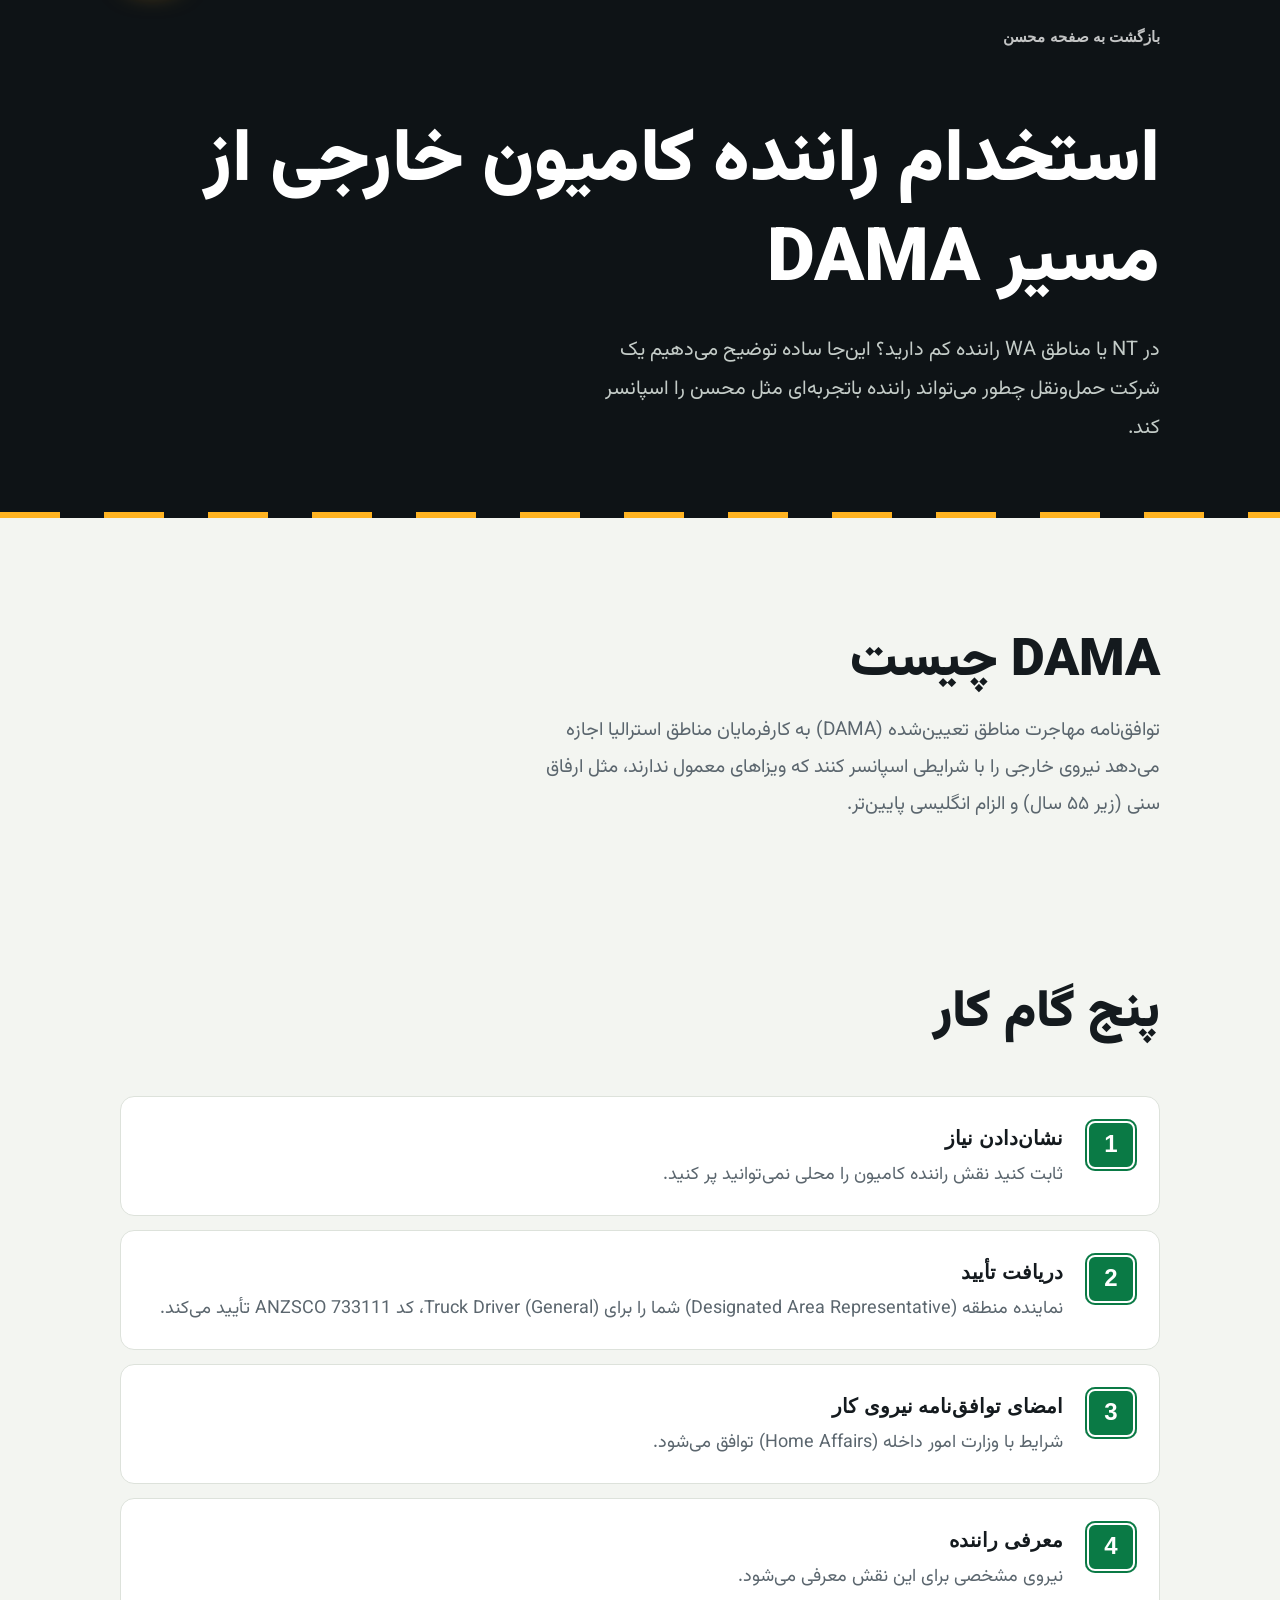
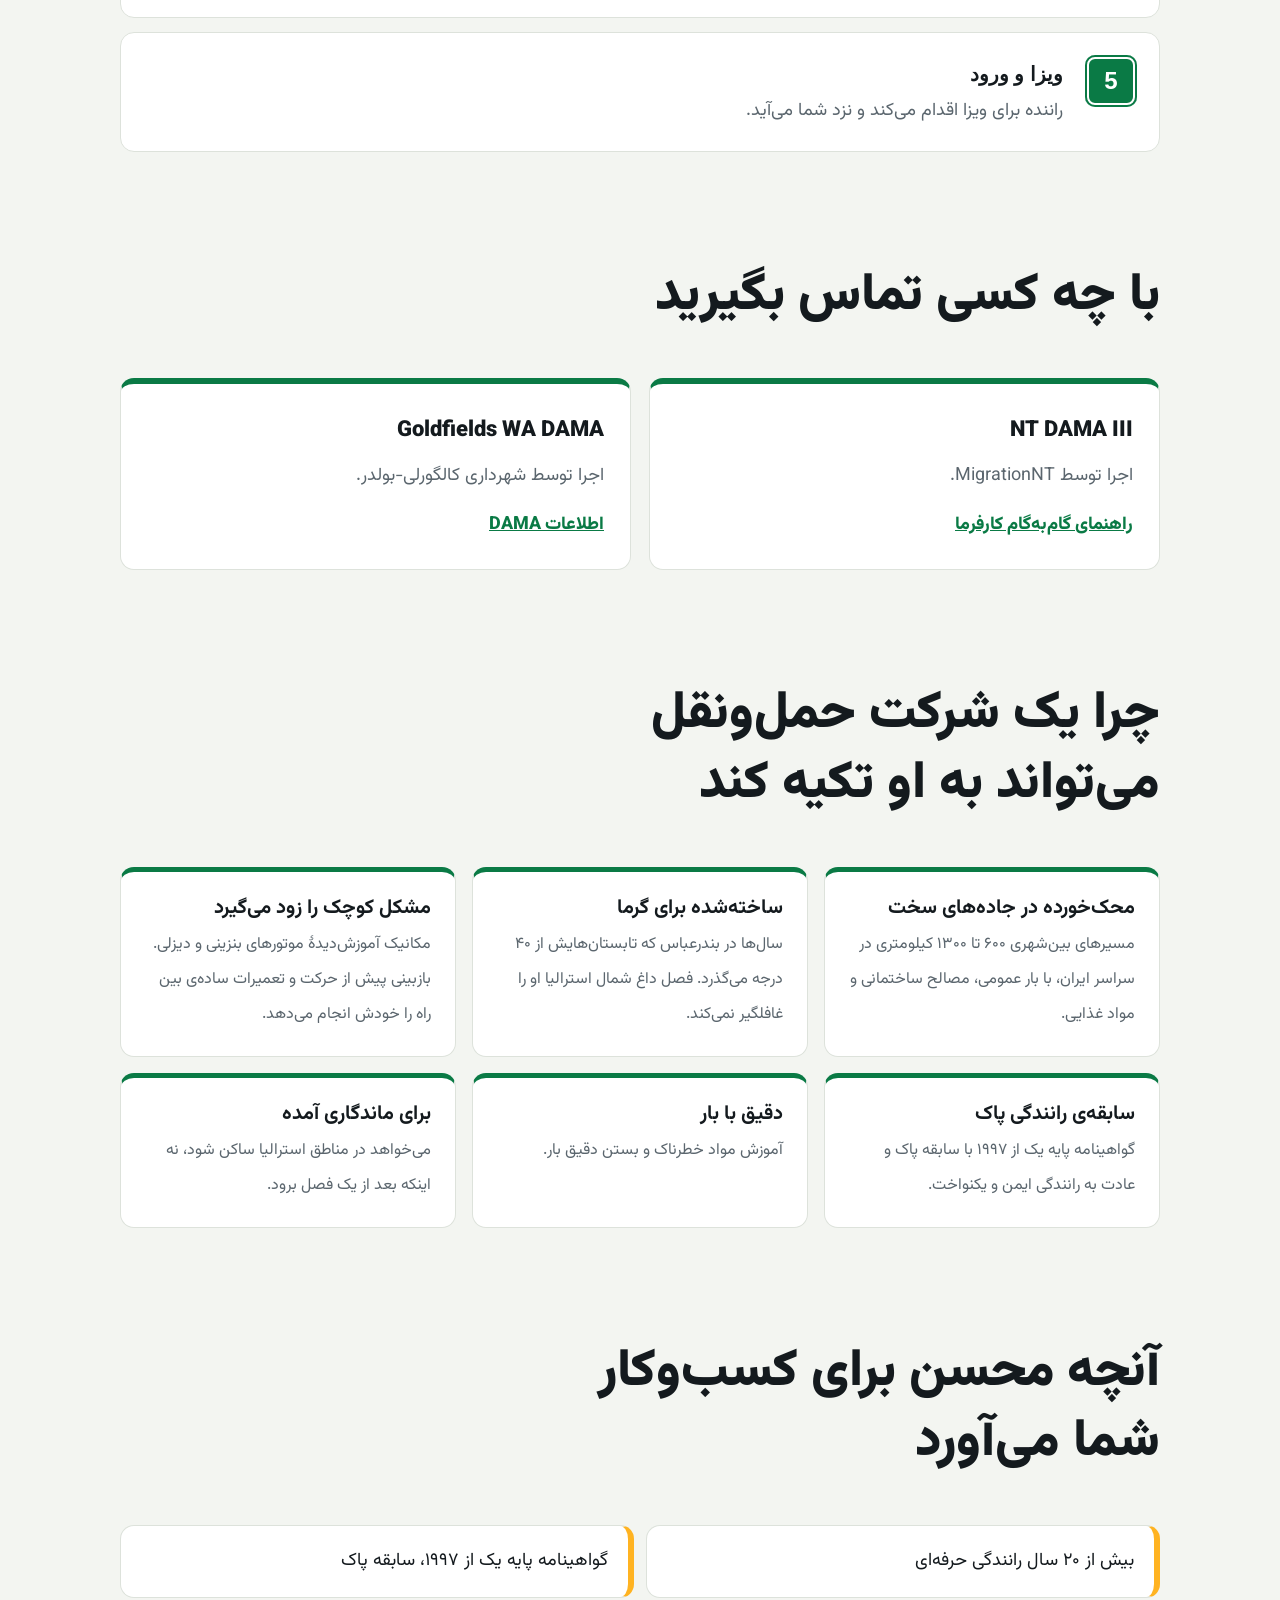
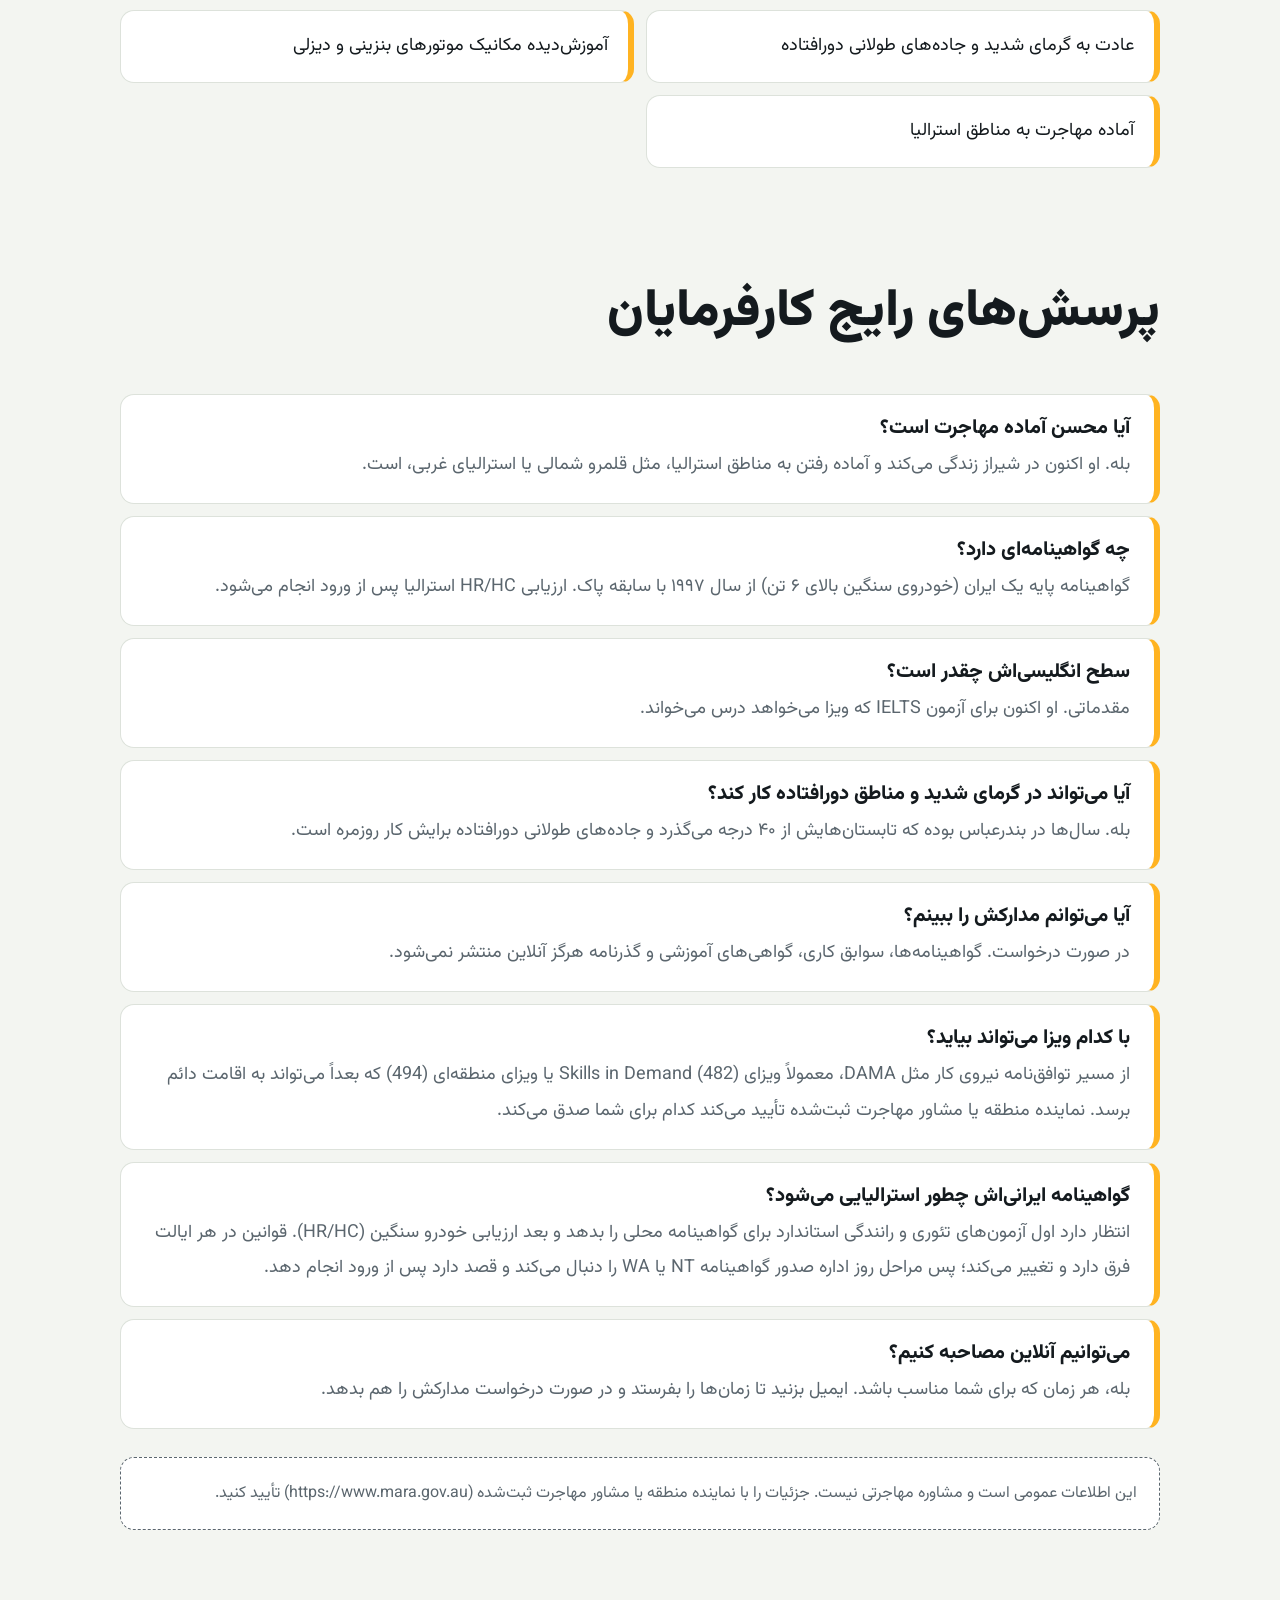
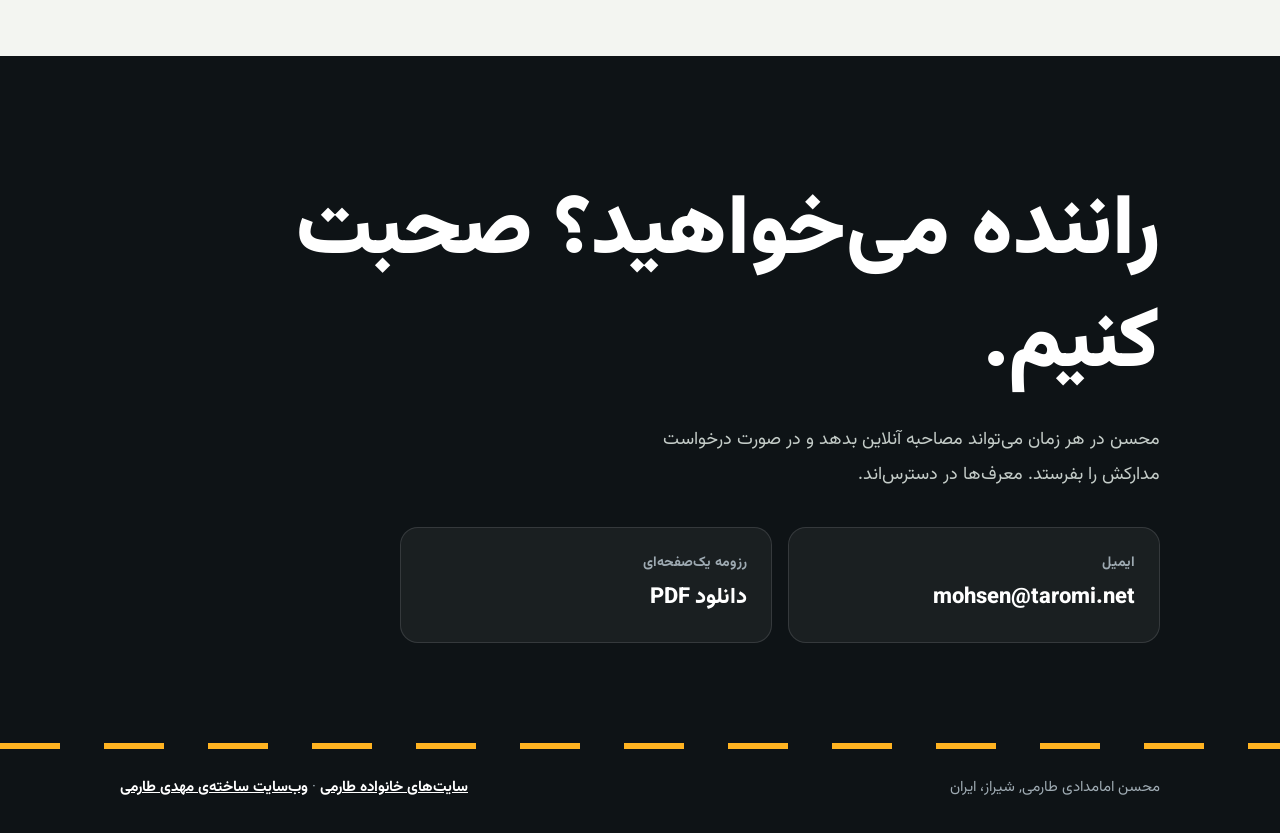
<file: fa/employers.html>
<!doctype html>
<html lang="fa" dir="rtl">
<head>
<meta charset="utf-8">
<meta name="viewport" content="width=device-width, initial-scale=1">
<title>استخدام راننده کامیون خارجی از مسیر DAMA · محسن امامدادی طارمی</title>
<meta name="description" content="توضیح ساده طرح DAMA برای کارفرمایان در NT و WA و آنچه محسن امامدادی طارمی، راننده خودروهای سنگین، ارائه می‌دهد.">
<link rel="canonical" href="https://mohsen.taromi.net/fa/employers.html">
<link rel="alternate" hreflang="en" href="https://mohsen.taromi.net/employers.html"><link rel="alternate" hreflang="fa" href="https://mohsen.taromi.net/fa/employers.html"><link rel="alternate" hreflang="x-default" href="https://mohsen.taromi.net/employers.html">
<meta property="og:type" content="profile"><meta property="og:title" content="استخدام راننده کامیون خارجی از مسیر DAMA · محسن امامدادی طارمی"><meta property="og:description" content="توضیح ساده طرح DAMA برای کارفرمایان در NT و WA و آنچه محسن امامدادی طارمی، راننده خودروهای سنگین، ارائه می‌دهد."><meta property="og:url" content="https://mohsen.taromi.net/fa/employers.html">
<meta name="theme-color" content="#0e1316">
<link rel="icon" href="../favicon.ico" sizes="48x48"><link rel="icon" href="../favicon.svg" type="image/svg+xml"><link rel="icon" href="../icon-96.png" type="image/png" sizes="96x96"><link rel="icon" href="../icon-192.png" type="image/png" sizes="192x192"><link rel="apple-touch-icon" href="../apple-touch-icon.png">
<link rel="preconnect" href="https://fonts.googleapis.com"><link rel="preconnect" href="https://fonts.gstatic.com" crossorigin>
<link rel="stylesheet" href="https://fonts.googleapis.com/css2?family=Vazirmatn:wght@400;700;900&display=swap">
<script type="application/ld+json">{"@context": "https://schema.org", "@graph": [{"@type": "WebSite", "@id": "https://mohsen.taromi.net/#site", "url": "https://mohsen.taromi.net/", "name": "Mohsen Emamdadi Taromi", "inLanguage": ["en", "fa"], "author": {"@id": "https://mohsen.taromi.net/#mohsen"}, "image": "https://mohsen.taromi.net/icon-512.png"}, {"@type": "Person", "@id": "https://mohsen.taromi.net/#mohsen", "name": "Mohsen Emamdadi Taromi", "alternateName": "محسن امامدادی طارمی", "jobTitle": "Heavy Vehicle Driver", "url": "https://mohsen.taromi.net/", "email": "mailto:mohsen@taromi.net", "telephone": "+98 917 159 8828", "address": {"@type": "PostalAddress", "addressLocality": "Shiraz", "addressCountry": "IR"}, "nationality": {"@type": "Country", "name": "Iran"}, "knowsAbout": ["Heavy vehicle driving", "Long-haul freight", "Load securing", "Dangerous goods transport", "Designated Area Migration Agreement"], "knowsLanguage": ["fa", "en"], "hasCredential": {"@type": "EducationalOccupationalCredential", "credentialCategory": "Class 1 heavy vehicle licence (Iran), since 1997"}, "image": "https://mohsen.taromi.net/icon-512.png"}, {"@type": "WebPage", "@id": "https://mohsen.taromi.net/fa/employers.html#page", "url": "https://mohsen.taromi.net/fa/employers.html", "name": "استخدام راننده کامیون خارجی از مسیر DAMA · محسن امامدادی طارمی", "description": "توضیح ساده طرح DAMA برای کارفرمایان در NT و WA و آنچه محسن امامدادی طارمی، راننده خودروهای سنگین، ارائه می‌دهد.", "inLanguage": "fa", "isPartOf": {"@id": "https://mohsen.taromi.net/#site"}, "about": {"@id": "https://mohsen.taromi.net/#mohsen"}, "dateModified": "2026-11-19"}, {"@type": "BreadcrumbList", "itemListElement": [{"@type": "ListItem", "position": 1, "name": "محسن امامدادی طارمی", "item": "https://mohsen.taromi.net/fa/"}, {"@type": "ListItem", "position": 2, "name": "برای کارفرمایان", "item": "https://mohsen.taromi.net/fa/employers.html"}]}]}</script>
<meta name="robots" content="index,follow,max-image-preview:large,max-snippet:-1">
<meta name="author" content="Mohsen Emamdadi Taromi">
<meta property="og:site_name" content="Mohsen Emamdadi Taromi"><meta property="og:locale" content="fa_IR"><meta property="og:locale:alternate" content="en_US">
<meta property="og:image" content="https://mohsen.taromi.net/og-card.png"><meta property="og:image:width" content="1200"><meta property="og:image:height" content="630"><meta property="og:image:alt" content="محسن امامدادی طارمی · راننده خودروهای سنگین">
<meta name="twitter:card" content="summary_large_image"><meta name="twitter:title" content="استخدام راننده کامیون خارجی از مسیر DAMA · محسن امامدادی طارمی"><meta name="twitter:description" content="توضیح ساده طرح DAMA برای کارفرمایان در NT و WA و آنچه محسن امامدادی طارمی، راننده خودروهای سنگین، ارائه می‌دهد."><meta name="twitter:image" content="https://mohsen.taromi.net/og-card.png">
<script src="../main.js" defer></script>
<link rel="stylesheet" href="../style.css">
</head>
<body>
<a class="skip" href="#main">رفتن به محتوا</a>
<div class="pbar" aria-hidden="true"></div>
<nav class="nav" aria-label="محسن امامدادی طارمی"><div class="wrap"><a class="brand" href="../fa/"><i aria-hidden="true"></i>محسن طارمی</a><a class="link" href="../fa/">پروفایل</a><a class="lang" href="../employers.html" lang="en" hreflang="en">English</a><a class="btn btn-amber btn-sm" href="mailto:mohsen@taromi.net?subject=راننده خودروهای سنگین - محسن امامدادی طارمی">ایمیل</a></div></nav>
<header class="ehero"><div class="wrap"><div class="hero-top"><a class="who" href="../fa/" style="text-decoration:none">بازگشت به صفحه محسن</a></div>
<h1 class="ld">استخدام راننده کامیون خارجی از مسیر DAMA</h1><p class="ld">در NT یا مناطق WA راننده کم دارید؟ این‌جا ساده توضیح می‌دهیم یک شرکت حمل‌ونقل چطور می‌تواند راننده باتجربه‌ای مثل محسن را اسپانسر کند.</p></div></header>
<main id="main">
<section class="sec"><div class="wrap"><div class="sec-head rv"><h2>DAMA چیست</h2><p>توافق‌نامه مهاجرت مناطق تعیین‌شده (DAMA) به کارفرمایان مناطق استرالیا اجازه می‌دهد نیروی خارجی را با شرایطی اسپانسر کنند که ویزاهای معمول ندارند، مثل ارفاق سنی (زیر ۵۵ سال) و الزام انگلیسی پایین‌تر.</p></div></div></section>
<section class="sec" style="padding-top:0"><div class="wrap"><div class="sec-head rv"><h2>پنج گام کار</h2></div><ol class="flow"><li class="rv"><div><b>نشان‌دادن نیاز</b><span>ثابت کنید نقش راننده کامیون را محلی نمی‌توانید پر کنید.</span></div></li><li class="rv"><div><b>دریافت تأیید</b><span>نماینده منطقه (Designated Area Representative) شما را برای Truck Driver (General)، کد ANZSCO 733111 تأیید می‌کند.</span></div></li><li class="rv"><div><b>امضای توافق‌نامه نیروی کار</b><span>شرایط با وزارت امور داخله (Home Affairs) توافق می‌شود.</span></div></li><li class="rv"><div><b>معرفی راننده</b><span>نیروی مشخصی برای این نقش معرفی می‌شود.</span></div></li><li class="rv"><div><b>ویزا و ورود</b><span>راننده برای ویزا اقدام می‌کند و نزد شما می‌آید.</span></div></li></ol></div></section>
<section class="sec" style="padding-top:0"><div class="wrap"><div class="sec-head rv"><h2>با چه کسی تماس بگیرید</h2></div><div class="regions"><div class="region rv"><h3>NT DAMA III</h3><p>اجرا توسط MigrationNT.</p><a href="https://dtbar.nt.gov.au/workforce/northern-territory-designated-area-migration-agreement/employer-step-by-step-guide" target="_blank" rel="noopener">راهنمای گام‌به‌گام کارفرما</a></div><div class="region rv"><h3>Goldfields WA DAMA</h3><p>اجرا توسط شهرداری کالگورلی-بولدر.</p><a href="https://ckb.wa.gov.au/business-development/designated-area-migration-agreement/dama.aspx" target="_blank" rel="noopener">اطلاعات DAMA</a></div></div></div></section>
<section class="sec" style="padding-top:0"><div class="wrap"><div class="sec-head rv"><h2>چرا یک شرکت حمل‌ونقل می‌تواند به او تکیه کند</h2></div><ul class="whyg"><li class="rv"><b>محک‌خورده در جاده‌های سخت</b><span>مسیرهای بین‌شهری ۶۰۰ تا ۱۳۰۰ کیلومتری در سراسر ایران، با بار عمومی، مصالح ساختمانی و مواد غذایی.</span></li><li class="rv"><b>ساخته‌شده برای گرما</b><span>سال‌ها در بندرعباس که تابستان‌هایش از ۴۰ درجه می‌گذرد. فصل داغ شمال استرالیا او را غافلگیر نمی‌کند.</span></li><li class="rv"><b>مشکل کوچک را زود می‌گیرد</b><span>مکانیک آموزش‌دیدهٔ موتورهای بنزینی و دیزلی. بازبینی پیش از حرکت و تعمیرات ساده‌ی بین راه را خودش انجام می‌دهد.</span></li><li class="rv"><b>سابقه‌ی رانندگی پاک</b><span>گواهینامه پایه یک از ۱۹۹۷ با سابقه پاک و عادت به رانندگی ایمن و یکنواخت.</span></li><li class="rv"><b>دقیق با بار</b><span>آموزش مواد خطرناک و بستن دقیق بار.</span></li><li class="rv"><b>برای ماندگاری آمده</b><span>می‌خواهد در مناطق استرالیا ساکن شود، نه اینکه بعد از یک فصل برود.</span></li></ul></div></section>
<section class="sec" style="padding-top:0"><div class="wrap"><div class="sec-head rv"><h2>آنچه محسن برای کسب‌وکار شما می‌آورد</h2></div><ul class="offer"><li>بیش از ۲۰ سال رانندگی حرفه‌ای</li><li>گواهینامه پایه یک از ۱۹۹۷، سابقه پاک</li><li>عادت به گرمای شدید و جاده‌های طولانی دورافتاده</li><li>آموزش‌دیده مکانیک موتورهای بنزینی و دیزلی</li><li>آماده مهاجرت به مناطق استرالیا</li></ul></div></section>
<section class="sec" id="faq" style="padding-top:0"><div class="wrap"><div class="sec-head rv"><h2>پرسش‌های رایج کارفرمایان</h2></div><dl class="faq"><div class="rv"><dt>آیا محسن آماده مهاجرت است؟</dt><dd>بله. او اکنون در شیراز زندگی می‌کند و آماده رفتن به مناطق استرالیا، مثل قلمرو شمالی یا استرالیای غربی، است.</dd></div><div class="rv"><dt>چه گواهینامه‌ای دارد؟</dt><dd>گواهینامه پایه یک ایران (خودروی سنگین بالای ۶ تن) از سال ۱۹۹۷ با سابقه پاک. ارزیابی HR/HC استرالیا پس از ورود انجام می‌شود.</dd></div><div class="rv"><dt>سطح انگلیسی‌اش چقدر است؟</dt><dd>مقدماتی. او اکنون برای آزمون IELTS که ویزا می‌خواهد درس می‌خواند.</dd></div><div class="rv"><dt>آیا می‌تواند در گرمای شدید و مناطق دورافتاده کار کند؟</dt><dd>بله. سال‌ها در بندرعباس بوده که تابستان‌هایش از ۴۰ درجه می‌گذرد و جاده‌های طولانی دورافتاده برایش کار روزمره است.</dd></div><div class="rv"><dt>آیا می‌توانم مدارکش را ببینم؟</dt><dd>در صورت درخواست. گواهینامه‌ها، سوابق کاری، گواهی‌های آموزشی و گذرنامه هرگز آنلاین منتشر نمی‌شود.</dd></div><div class="rv"><dt>با کدام ویزا می‌تواند بیاید؟</dt><dd>از مسیر توافق‌نامه نیروی کار مثل DAMA، معمولاً ویزای Skills in Demand (482) یا ویزای منطقه‌ای (494) که بعداً می‌تواند به اقامت دائم برسد. نماینده منطقه یا مشاور مهاجرت ثبت‌شده تأیید می‌کند کدام برای شما صدق می‌کند.</dd></div><div class="rv"><dt>گواهینامه ایرانی‌اش چطور استرالیایی می‌شود؟</dt><dd>انتظار دارد اول آزمون‌های تئوری و رانندگی استاندارد برای گواهینامه محلی را بدهد و بعد ارزیابی خودرو سنگین (HR/HC). قوانین در هر ایالت فرق دارد و تغییر می‌کند؛ پس مراحل روز اداره صدور گواهینامه NT یا WA را دنبال می‌کند و قصد دارد پس از ورود انجام دهد.</dd></div><div class="rv"><dt>می‌توانیم آنلاین مصاحبه کنیم؟</dt><dd>بله، هر زمان که برای شما مناسب باشد. ایمیل بزنید تا زمان‌ها را بفرستد و در صورت درخواست مدارکش را هم بدهد.</dd></div></dl><p class="disclaimer" style="margin-top:28px">این اطلاعات عمومی است و مشاوره مهاجرتی نیست. جزئیات را با نماینده منطقه یا مشاور مهاجرت ثبت‌شده (https://www.mara.gov.au) تأیید کنید.</p></div></section>
</main>
<section class="contact" id="contact"><div class="wrap"><h2 class="rv">راننده می‌خواهید؟ صحبت کنیم.</h2><p>محسن در هر زمان می‌تواند مصاحبه آنلاین بدهد و در صورت درخواست مدارکش را بفرستد. معرف‌ها در دسترس‌اند.</p>
<div class="cgrid"><a href="mailto:mohsen@taromi.net?subject=راننده خودروهای سنگین - محسن امامدادی طارمی"><small>ایمیل</small><span dir="ltr">mohsen@taromi.net</span></a><a href="../Mohsen_Emamdadi_Taromi_CV.pdf" download><small>رزومه یک‌صفحه‌ای</small><span>دانلود PDF</span></a></div></div><div class="road-end" aria-hidden="true"></div></section>
<footer><div class="wrap"><span>محسن امامدادی طارمی, شیراز، ایران</span><span><a href="https://family.taromi.net/fa/">سایت‌های خانواده طارمی</a> · <a href="https://sentinelweb.ir/en/mahdi-taromi" target="_blank" rel="noopener">وب‌سایت ساخته‌ی مهدی طارمی</a></span></div></footer>
<div class="mbar" aria-label="ایمیل"><a class="btn btn-amber" href="mailto:mohsen@taromi.net">ایمیل</a><a class="btn btn-ghost" href="../fa/">پروفایل</a></div>
</body></html>
</file>
<file: style.css>
/* ===== Tokens ===== */
:root{
  --night:#0e1316;      /* road at night */
  --night-2:#161d22;
  --asphalt:#232c33;
  --amber:#ffb321;      /* sodium lamp / lane marking */
  --sign:#0a7a45;       /* guide sign green */
  --sign-deep:#075c34;
  --sage:#b9c4a2;       /* spinifex */
  --paper:#f3f5f1;
  --ink:#141a1e;
  --muted:#5b666e;
  --line:#dde2db;
  --card:#ffffff;
  --radius:14px;
  --ease:cubic-bezier(.2,.8,.2,1);
}

*{box-sizing:border-box}
html{scroll-behavior:smooth;-webkit-text-size-adjust:100%}
@media (prefers-reduced-motion: reduce){html{scroll-behavior:auto}}
body{margin:0;background:var(--paper);color:var(--ink);
  font-family:"Atkinson Hyperlegible",system-ui,sans-serif;font-size:18px;line-height:1.6}
h1,h2,h3,.display{font-family:"Overpass",system-ui,sans-serif}
a{color:inherit}
img,svg{display:block;max-width:100%}
:focus-visible{outline:3px solid var(--amber);outline-offset:3px;border-radius:6px}
.wrap{width:100%;max-width:1080px;margin:0 auto;padding:0 20px}
.skip{position:absolute;inset-inline-start:-999px;top:8px;background:var(--amber);color:#111;padding:8px 14px;border-radius:8px;z-index:100}
.skip:focus{inset-inline-start:8px}

/* ===== Sticky nav ===== */
.nav{position:fixed;inset:0 0 auto 0;z-index:50;transform:translateY(-110%);
  transition:transform .45s var(--ease);background:rgba(14,19,22,.82);
  -webkit-backdrop-filter:blur(14px);backdrop-filter:blur(14px);color:#fff;border-bottom:1px solid rgba(255,255,255,.08)}
.nav.show{transform:none}
.nav .wrap{display:flex;align-items:center;gap:18px;height:62px}
.nav .brand{font-family:Overpass,sans-serif;font-weight:900;font-size:18px;text-decoration:none;margin-inline-end:auto;
  display:flex;align-items:center;gap:10px}
.nav .brand i{width:26px;height:26px;border-radius:6px;background:var(--sign);box-shadow:inset 0 0 0 2px var(--sign),inset 0 0 0 4px #fff}
.nav a.link{text-decoration:none;font-weight:700;font-size:15px;opacity:.8}
.nav a.link:hover{opacity:1}
.btn{display:inline-flex;align-items:center;justify-content:center;gap:10px;padding:14px 24px;border-radius:999px;
  font-family:Overpass,sans-serif;font-weight:800;font-size:16px;text-decoration:none;border:0;cursor:pointer;
  transition:transform .25s var(--ease),box-shadow .25s var(--ease),background .25s}
.btn:active{transform:scale(.97)}
.btn-amber{background:var(--amber);color:#1a1405;box-shadow:0 8px 30px -8px rgba(255,179,33,.7)}
.btn-amber:hover{box-shadow:0 10px 40px -6px rgba(255,179,33,.9)}
.btn-ghost{color:#fff;box-shadow:inset 0 0 0 2px rgba(255,255,255,.35)}
.btn-ghost:hover{box-shadow:inset 0 0 0 2px #fff}
.btn-sm{padding:9px 16px;font-size:14px}
@media (max-width:640px){.nav a.link{display:none}}

/* ===== Hero: night road ===== */
.hero{position:relative;min-height:100svh;background:var(--night);color:#fff;overflow:hidden;
  display:flex;flex-direction:column;isolation:isolate}
.sky{position:absolute;inset:0;z-index:-2;
  background:
    radial-gradient(120% 60% at 50% 68%,rgba(255,179,33,.35),transparent 55%),
    radial-gradient(60% 30% at 50% 70%,rgba(255,120,40,.25),transparent 70%),
    linear-gradient(180deg,#070a0c 0%,#0e1316 52%,#1a1a17 68%,#0e1316 69%)}
.stars{position:absolute;inset:0 0 45% 0;z-index:-2;opacity:.55;
  background-image:radial-gradient(1px 1px at 12% 20%,#fff 50%,transparent 51%),radial-gradient(1px 1px at 32% 8%,#fff 50%,transparent 51%),
  radial-gradient(1.5px 1.5px at 58% 26%,#fff 50%,transparent 51%),radial-gradient(1px 1px at 76% 12%,#fff 50%,transparent 51%),
  radial-gradient(1px 1px at 88% 32%,#fff 50%,transparent 51%),radial-gradient(1px 1px at 22% 38%,#fff 50%,transparent 51%),
  radial-gradient(1.2px 1.2px at 45% 15%,#fff 50%,transparent 51%),radial-gradient(1px 1px at 66% 40%,#fff 50%,transparent 51%)}
.scene{position:absolute;inset:auto 0 0 0;height:32%;perspective:420px;perspective-origin:50% 0;z-index:-1}
.plane{position:absolute;left:50%;top:0;width:900px;height:1400px;margin-left:-450px;transform-origin:50% 0;
  transform:rotateX(72deg);
  background:
    linear-gradient(90deg,transparent 0 6%,rgba(255,255,255,.75) 6% 6.6%,transparent 6.6% 93.4%,rgba(255,255,255,.75) 93.4% 94%,transparent 94%),
    linear-gradient(90deg,#1b2228,#2a343c 50%,#1b2228)}
.plane::after{content:"";position:absolute;left:calc(50% - 7px);top:0;width:14px;height:100%;
  background:repeating-linear-gradient(180deg,var(--amber) 0 70px,transparent 70px 150px);
  animation:drive 1.1s linear infinite;filter:drop-shadow(0 0 6px rgba(255,179,33,.6))}
@keyframes drive{to{background-position:0 150px}}
.scene::after{content:"";position:absolute;inset:0;background:linear-gradient(180deg,rgba(14,19,22,.9),transparent 35%)}

.hero-top{display:flex;justify-content:space-between;align-items:center;padding:22px 0}
.hero-top .who{font-family:Overpass,sans-serif;font-weight:800;font-size:15px;opacity:.75}
.hero-top nav{display:flex;gap:20px}
.hero-top nav a{text-decoration:none;font-weight:700;font-size:15px;opacity:.8}
.hero-top nav a:hover{opacity:1}
.hero-body{flex:1;display:grid;grid-template-columns:1.1fr .9fr;gap:40px;align-items:center;padding-top:10px;padding-bottom:max(34vh,250px)}
.kicker{display:inline-flex;align-items:center;gap:10px;font-weight:700;font-size:15px;color:var(--sage);margin:0 0 18px}
.kicker b{width:9px;height:9px;border-radius:50%;background:#3ddc84;box-shadow:0 0 0 0 rgba(61,220,132,.7);animation:pulse 2s infinite}
@keyframes pulse{70%{box-shadow:0 0 0 10px rgba(61,220,132,0)}100%{box-shadow:0 0 0 0 rgba(61,220,132,0)}}
.hero h1{font-size:clamp(44px,8.4vw,104px);font-weight:900;line-height:.92;letter-spacing:-.025em;margin:0}
.hero h1 span{display:block}
.hero .sub{font-size:clamp(18px,2.1vw,22px);max-width:30ch;margin:22px 0 30px;color:#d6dcd8}
.hero .actions{display:flex;flex-wrap:wrap;gap:12px}

/* Guide sign */
.sign{background:var(--sign);border-radius:16px;padding:9px;box-shadow:0 40px 80px -20px rgba(0,0,0,.8),0 0 0 1px rgba(255,255,255,.06);
  transform-origin:50% -40px;position:relative}
.sign::before,.sign::after{content:"";position:absolute;top:-60px;width:8px;height:60px;background:linear-gradient(90deg,#59646c,#8d989f,#59646c)}
.sign::before{left:22%}.sign::after{right:22%}
.sign-in{border:3px solid #fff;border-radius:10px;padding:22px 24px}
.sign h2{font-size:15px;font-weight:700;margin:0 0 12px;opacity:.85}
.dest{display:flex;align-items:center;gap:14px;font-family:Overpass,sans-serif;font-weight:900;font-size:clamp(20px,2.4vw,26px);padding:8px 0}
.dest+.dest{border-top:2px solid rgba(255,255,255,.35)}
.dest svg{flex:none;width:30px;height:30px}
.dest small{margin-inline-start:auto;font-family:"Atkinson Hyperlegible",sans-serif;font-weight:400;font-size:14px;opacity:.8}

.scroll-cue{position:absolute;left:50%;bottom:22px;transform:translateX(-50%);font-size:13px;font-weight:700;opacity:.7;
  display:flex;flex-direction:column;align-items:center;gap:6px}
.scroll-cue i{width:2px;height:28px;background:linear-gradient(var(--amber),transparent);animation:cue 1.8s var(--ease) infinite}
@keyframes cue{0%{transform:scaleY(0);transform-origin:top}50%{transform:scaleY(1);transform-origin:top}51%{transform-origin:bottom}100%{transform:scaleY(0);transform-origin:bottom}}

/* Load sequence (only when JS + motion allowed) */
.js .ld{opacity:0;transform:translateY(24px)}
.js .loaded .ld{opacity:1;transform:none;transition:opacity .8s var(--ease),transform .9s var(--ease)}
.js .loaded .ld:nth-child(2){transition-delay:.12s}
.js .loaded .ld:nth-child(3){transition-delay:.24s}
.js .loaded .ld:nth-child(4){transition-delay:.36s}
.js .sign{transform:rotateX(-95deg);opacity:0}
.js .loaded .sign{animation:swing 1.5s .45s var(--ease) forwards}
@keyframes swing{0%{transform:rotateX(-95deg);opacity:0}45%{transform:rotateX(18deg);opacity:1}70%{transform:rotateX(-8deg)}86%{transform:rotateX(3deg)}100%{transform:rotateX(0);opacity:1}}

@media (max-width:860px){
  .hero-body{grid-template-columns:1fr;padding-bottom:max(26vh,190px);gap:76px}
  .hero-top nav{display:none}
}

/* ===== Stats strip ===== */
.stats{background:var(--night-2);color:#fff;padding:34px 0}
.stats .wrap{display:grid;grid-template-columns:repeat(4,1fr);gap:24px}
.stat b{display:block;font-family:Overpass,sans-serif;font-weight:900;font-size:clamp(34px,4.6vw,52px);line-height:1;color:var(--amber);
  font-variant-numeric:tabular-nums}
.stat span{color:#c4ccc8;font-size:15px}
@media (max-width:720px){.stats .wrap{grid-template-columns:1fr 1fr}}

/* ===== Sections ===== */
.sec{padding:110px 0}
.sec-head{max-width:640px;margin-bottom:46px}
.sec-head h2{font-size:clamp(32px,4.6vw,52px);font-weight:900;line-height:1.02;letter-spacing:-.02em;margin:0 0 14px}
.sec-head p{margin:0;color:var(--muted);font-size:19px}

/* About */
.about{display:grid;grid-template-columns:1.2fr 1fr;gap:56px;align-items:start}
.about p{margin:0 0 16px;max-width:60ch}
.about .lead{font-size:clamp(22px,2.6vw,28px);line-height:1.35;font-family:Overpass,sans-serif;font-weight:600;letter-spacing:-.01em}
.traits{display:grid;gap:12px}
.trait{display:flex;gap:16px;align-items:flex-start;background:var(--card);border-radius:var(--radius);padding:18px 20px;border:1px solid var(--line)}
.trait svg{flex:none;width:36px;height:36px;color:var(--sign)}

.trait b{display:block;font-family:Overpass,sans-serif;font-size:18px}
.trait span{color:var(--muted);font-size:15px}
@media (max-width:860px){.about{grid-template-columns:1fr;gap:32px}}

/* ===== Journey (scroll-driven) ===== */
.journey{background:var(--night);color:#fff;position:relative;height:320vh}
.journey-stick{position:sticky;top:0;height:100svh;display:flex;flex-direction:column;justify-content:center;overflow:hidden;padding-top:62px}
.journey .sec-head p{color:#b8c2bd}
.jmap{position:relative;width:100%}
.jmap svg{width:100%;height:auto;overflow:visible}
.jpath-bg{fill:none;stroke:rgba(255,255,255,.14);stroke-width:4;stroke-dasharray:2 12;stroke-linecap:round}
.jpath{fill:none;stroke:var(--amber);stroke-width:5;stroke-linecap:round;filter:drop-shadow(0 0 8px rgba(255,179,33,.55))}
.sea{fill:none;stroke:rgba(120,170,200,.22);stroke-width:1.5}
.stop-dot{fill:var(--night);stroke:rgba(255,255,255,.45);stroke-width:3;transition:fill .4s,stroke .4s}
.stop-dot.on{fill:var(--amber);stroke:#fff}
.stop-lbl{fill:#fff;font-family:Overpass,sans-serif;font-weight:800;font-size:22px;opacity:.45;transition:opacity .4s}
.stop-lbl.on{opacity:1}
.stop-sub{fill:#b8c2bd;font-size:15px;font-family:"Atkinson Hyperlegible",sans-serif;opacity:.45;transition:opacity .4s}
.stop-sub.on{opacity:1}
.region-lbl{fill:rgba(255,255,255,.22);font-family:Overpass,sans-serif;font-weight:900;font-size:40px;letter-spacing:.02em}
.captions{position:relative;min-height:120px;margin-top:22px;max-width:620px}
.cap{position:absolute;inset:0;opacity:0;transform:translateY(12px);transition:opacity .5s var(--ease),transform .6s var(--ease)}
.cap.on{opacity:1;transform:none}
.cap b{display:block;font-family:Overpass,sans-serif;font-size:24px;font-weight:900;color:var(--amber)}
.cap p{margin:6px 0 0;color:#d6dcd8}
.jprogress{position:absolute;left:0;right:0;bottom:0;height:4px;background:rgba(255,255,255,.08)}
.jprogress i{display:block;height:100%;width:0;background:var(--amber)}
@media (max-width:720px){.stop-lbl{font-size:40px}.stop-sub{font-size:28px}.region-lbl{font-size:60px}.captions{min-height:150px}.jmap{margin:0 -12px}}

/* Static journey fallback */
.no-motion .journey{height:auto}
.no-motion .journey-stick{position:static;height:auto;padding:110px 0}
.no-motion .captions{min-height:0}
.no-motion .cap{position:static;opacity:1;transform:none;margin-bottom:16px}

/* ===== Distances ===== */
.compare{display:grid;grid-template-columns:1fr 1fr;gap:20px}
.cbox{background:var(--card);border:1px solid var(--line);border-radius:var(--radius);padding:26px}
.cbox h3{margin:0 0 20px;font-size:20px;font-weight:900}
.leg{margin-bottom:18px}.leg:last-child{margin-bottom:0}
.leg-top{display:flex;justify-content:space-between;gap:10px;font-weight:700;font-size:16px}
.leg-top span{color:var(--muted);font-weight:400;white-space:nowrap}
.cbox .track{height:14px;border-radius:7px;background:var(--line);margin-top:8px;overflow:hidden}
.cbox .track i{display:block;height:100%;border-radius:7px;width:var(--w);transform-origin:left;
  background:repeating-linear-gradient(90deg,var(--asphalt) 0 22px,#3d4952 22px 26px)}
.cbox.au .track i{background:repeating-linear-gradient(90deg,var(--sign) 0 22px,#11935a 22px 26px)}

.js .cbox .track i{transform:scaleX(0);transition:transform 1.4s var(--ease)}
.js .in .cbox .track i{transform:scaleX(1)}
.js .in .leg:nth-child(3) .track i{transition-delay:.15s}
.js .in .leg:nth-child(4) .track i{transition-delay:.3s}
.fine{font-size:14px;color:var(--muted);margin-top:14px}
@media (max-width:760px){.compare{grid-template-columns:1fr}}

/* ===== Work history road ===== */
.history{position:relative;padding-inline-start:64px}
.history .rail{position:absolute;inset-inline-start:18px;top:0;bottom:0;width:16px;border-radius:8px;background:var(--asphalt)}
.history .rail i{position:absolute;inset-inline-start:7px;top:10px;width:2px;bottom:10px;transform-origin:top;transform:scaleY(var(--p,1));
  background:repeating-linear-gradient(180deg,var(--amber) 0 16px,transparent 16px 28px)}
.job{position:relative;background:var(--card);border:1px solid var(--line);border-radius:var(--radius);padding:26px 28px;margin-bottom:20px}
.job:last-child{margin-bottom:0}
.job::before{content:"";position:absolute;inset-inline-start:-55px;top:30px;width:22px;height:22px;border-radius:50%;
  background:var(--sign);border:4px solid var(--paper);box-shadow:0 0 0 2px var(--sign)}
.job .yrs{font-family:Overpass,sans-serif;font-weight:900;color:var(--sign);font-size:15px}

.job h3{margin:4px 0 2px;font-size:clamp(20px,2.4vw,26px);font-weight:900;line-height:1.2}
.job .where{color:var(--muted);font-size:16px}
.job ul{margin:12px 0 0;padding-inline-start:20px}.job li{margin:4px 0}
@media (max-width:600px){.history{padding-inline-start:48px}.history .rail{inset-inline-start:10px;width:12px}.history .rail i{inset-inline-start:5px}.job::before{inset-inline-start:-47px}.job{padding:22px}}

/* ===== Credentials ===== */
.creds{display:grid;grid-template-columns:repeat(3,1fr);gap:20px}
.cred{background:var(--card);border:1px solid var(--line);border-radius:var(--radius);padding:26px}
.cred h3{margin:0 0 12px;font-size:20px;font-weight:900}
.cred ul{margin:0;padding-inline-start:20px}.cred li{margin:6px 0}
.cred .note{color:var(--muted);font-size:15px;margin:12px 0 0}
.chips{display:flex;flex-wrap:wrap;gap:8px;list-style:none;padding:0;margin:0}
.chips li{padding:7px 14px;border-radius:999px;background:var(--paper);border:1px solid var(--line);font-size:15px;font-weight:700}
@media (max-width:900px){.creds{grid-template-columns:1fr}}

/* ===== Readiness ===== */
.ready{background:var(--sign);color:#fff;border-radius:28px;padding:56px;position:relative;overflow:hidden}
.ready::after{content:"";position:absolute;inset-inline-end:-80px;top:-80px;width:300px;height:300px;border-radius:50%;
  border:40px solid rgba(255,255,255,.06)}
.ready h2{font-size:clamp(30px,4vw,44px);font-weight:900;margin:0 0 10px;letter-spacing:-.02em}
.ready > p{margin:0;max-width:56ch;color:#d9efe2}
.meter{display:flex;align-items:center;gap:14px;margin:28px 0 22px;font-weight:700}
.meter .bar{flex:1;height:10px;border-radius:5px;background:rgba(255,255,255,.18);overflow:hidden}
.meter .bar i{display:block;height:100%;width:var(--w);background:var(--amber);border-radius:5px}
.steps{list-style:none;margin:0;padding:0;display:grid;grid-template-columns:1fr 1fr;gap:12px;position:relative;z-index:1}
.steps li{display:flex;gap:14px;align-items:center;padding:16px 18px;border-radius:14px;background:rgba(0,0,0,.16);border:1px solid rgba(255,255,255,.14)}
.steps .dot{flex:none;width:28px;height:28px;border-radius:50%;border:3px solid rgba(255,255,255,.7);display:grid;place-items:center}
.steps .doing .dot{border-color:var(--amber);border-style:dashed;animation:spin 6s linear infinite}
@keyframes spin{to{transform:rotate(360deg)}}
.steps .done{background:#fff;color:var(--sign-deep)}
.steps .done .dot{background:var(--sign);border-color:var(--sign)}
.steps .done .dot::after{content:"";width:10px;height:6px;border:solid #fff;border-width:0 0 3px 3px;transform:translateY(-1px) rotate(-45deg)}
.steps .txt b{display:block;font-family:Overpass,sans-serif;font-size:17px}
.steps .txt span{font-size:14px;opacity:.8}
@media (max-width:760px){.ready{padding:34px 24px;border-radius:20px}.steps{grid-template-columns:1fr}}

/* ===== Documents ===== */
.docs{display:grid;grid-template-columns:repeat(4,1fr);gap:16px;list-style:none;margin:0;padding:0}
.docs li{background:var(--card);border:1px solid var(--line);border-radius:var(--radius);padding:22px}
.docs svg{width:32px;height:32px;color:var(--amber);margin-bottom:12px}
.docs b{display:block;font-family:Overpass,sans-serif;font-size:18px}
.docs span{color:var(--muted);font-size:15px}
@media (max-width:900px){.docs{grid-template-columns:1fr 1fr}}
@media (max-width:520px){.docs{grid-template-columns:1fr}}

/* ===== Contact ===== */
.contact{background:var(--night);color:#fff;padding:120px 0 0;position:relative;overflow:hidden}
.contact h2{font-size:clamp(40px,7vw,84px);font-weight:900;line-height:.95;letter-spacing:-.03em;margin:0 0 20px;max-width:12ch}
.contact p{color:#c4ccc8;max-width:52ch;margin:0 0 34px}
.cgrid{display:grid;grid-template-columns:1fr 1fr;gap:16px;max-width:760px}
.cgrid a{display:block;text-decoration:none;padding:22px 24px;border-radius:18px;background:rgba(255,255,255,.05);
  border:1px solid rgba(255,255,255,.12);transition:background .3s,border-color .3s,transform .3s var(--ease)}
.cgrid a:hover{background:rgba(255,179,33,.1);border-color:var(--amber);transform:translateY(-3px)}
.cgrid small{display:block;color:#9eaab2;font-size:14px;font-weight:700}
.cgrid span{font-family:Overpass,sans-serif;font-weight:800;font-size:clamp(18px,2.2vw,22px);word-break:break-all}
.contact .road-end{height:6px;margin-top:100px;background:repeating-linear-gradient(90deg,var(--amber) 0 60px,transparent 60px 104px);
  animation:roll 3s linear infinite}
@keyframes roll{to{background-position:104px 0}}
@media (max-width:640px){.cgrid{grid-template-columns:1fr}}

footer{background:var(--night);color:#9eaab2;font-size:15px;padding:24px 0 30px}
footer .wrap{display:flex;flex-wrap:wrap;justify-content:space-between;gap:10px 24px}
footer a{color:#fff;font-weight:700}

/* ===== Mobile action bar ===== */
.mbar{position:fixed;left:12px;right:12px;bottom:12px;z-index:40;display:none;gap:8px;padding:8px;border-radius:999px;
  background:rgba(14,19,22,.9);-webkit-backdrop-filter:blur(12px);backdrop-filter:blur(12px);
  transform:translateY(140%);transition:transform .45s var(--ease)}
.mbar.show{transform:none}
.mbar .btn{flex:1;padding:12px}
@media (max-width:640px){.mbar{display:flex}footer{padding-bottom:96px}}

/* ===== Reveal (used sparingly) ===== */
.js .rv{opacity:0;transform:translateY(30px);transition:opacity .9s var(--ease),transform 1s var(--ease)}
.js .rv.in{opacity:1;transform:none}

/* ===== Reduced motion ===== */
@media (prefers-reduced-motion: reduce){
  *,*::before,*::after{animation:none!important;transition:none!important}
  .js .ld,.js .rv{opacity:1;transform:none}
  .js .sign{transform:none;opacity:1}
  .js .cbox .track i{transform:none}
}

/* ===== Employers page ===== */
.ehero{background:var(--night);color:#fff;padding:0 0 70px;position:relative;overflow:hidden}
.ehero::after{content:"";position:absolute;left:0;right:0;bottom:0;height:6px;background:repeating-linear-gradient(90deg,var(--amber) 0 60px,transparent 60px 104px)}
.ehero h1{font-size:clamp(38px,6.4vw,74px);font-weight:900;line-height:.98;letter-spacing:-.025em;margin:40px 0 18px;max-width:16ch}
.ehero p{color:#c4ccc8;font-size:20px;max-width:52ch;margin:0}
.flow{list-style:none;margin:0;padding:0;counter-reset:f;display:grid;gap:14px}
.flow li{counter-increment:f;display:grid;grid-template-columns:64px 1fr;gap:18px;align-items:start;background:var(--card);
  border:1px solid var(--line);border-radius:var(--radius);padding:22px}
.flow li::before{content:counter(f);width:52px;height:52px;border-radius:10px;background:var(--sign);color:#fff;
  font-family:Overpass,sans-serif;font-weight:900;font-size:24px;display:grid;place-items:center;
  box-shadow:inset 0 0 0 2px var(--sign),inset 0 0 0 4px #fff}
.flow b{display:block;font-family:Overpass,sans-serif;font-size:20px}
.flow span{color:var(--muted)}
.regions{display:grid;grid-template-columns:1fr 1fr;gap:18px}
.region{background:var(--card);border:1px solid var(--line);border-radius:var(--radius);padding:26px;border-top:6px solid var(--sign)}
.region h3{margin:0 0 6px;font-size:22px;font-weight:900}
.region p{margin:0 0 14px;color:var(--muted)}
.region a{font-weight:800;color:var(--sign)}

.offer{list-style:none;margin:0;padding:0;display:grid;grid-template-columns:1fr 1fr;gap:12px}
.offer li{background:var(--card);border:1px solid var(--line);border-radius:var(--radius);padding:18px 20px;border-inline-start:6px solid var(--amber)}
.disclaimer{background:var(--card);border:1px dashed var(--muted);border-radius:var(--radius);padding:20px 22px;color:var(--muted);font-size:16px}
@media (max-width:760px){.regions,.offer{grid-template-columns:1fr}.flow li{grid-template-columns:52px 1fr}}
@media (max-width:480px){.dest small{display:none}.dest{font-size:21px}}

/* ===== v4 additions ===== */
.pbar{position:fixed;inset-inline:0;top:0;height:4px;background:var(--amber);transform-origin:left;transform:scaleX(var(--p,0));z-index:80}[dir=rtl] .pbar{transform-origin:right}
.lang{display:inline-flex;align-items:center;min-height:36px;padding:0 14px;border-radius:999px;border:2px solid rgba(255,255,255,.35);font-weight:700;font-size:14px;text-decoration:none;color:#fff;opacity:1!important;transition:background-color .2s,color .2s}.lang:hover{background:#fff;color:var(--night)}
.hero-top nav{align-items:center}
.marq{overflow:hidden;background:var(--night-2);direction:ltr;padding:10px 0;border-top:1px solid rgba(255,255,255,.08)}
.mtrack{display:flex;width:max-content;animation:mq 42s linear infinite}.marq:hover .mtrack{animation-play-state:paused}
.mtrack span{font:900 clamp(30px,4.6vw,60px)/1.3 Overpass,Vazirmatn,sans-serif;padding:0 .6em;color:transparent;-webkit-text-stroke:1.5px rgba(255,179,33,.7);white-space:nowrap;text-transform:uppercase}.mtrack span:nth-child(3n){-webkit-text-stroke-color:rgba(255,255,255,.55)}
@keyframes mq{to{transform:translateX(-50%)}}
.whyg{list-style:none;margin:0;padding:0;display:grid;grid-template-columns:repeat(3,minmax(0,1fr));gap:16px}
.whyg li{background:var(--card);border:1px solid var(--line);border-radius:var(--radius);padding:24px;border-top:5px solid var(--sign);transition:transform .3s var(--ease),box-shadow .3s}.whyg li:hover{transform:translateY(-4px);box-shadow:0 18px 40px -22px rgba(0,0,0,.45)}
.whyg b{display:block;font-family:Overpass,Vazirmatn,sans-serif;font-size:20px;line-height:1.25;margin-bottom:6px}.whyg span{color:var(--muted);font-size:16px}
.faq{margin:0;display:grid;gap:12px}.faq div{padding:20px 24px;background:var(--card);border:1px solid var(--line);border-radius:var(--radius);border-inline-start:6px solid var(--amber)}.faq dt{font:800 20px/1.35 Overpass,Vazirmatn,sans-serif}.faq dd{margin:6px 0 0;color:var(--muted)}
.flow li::before{content:none}.flow li{counter-increment:f;grid-template-columns:64px 1fr}.flow li::after{content:none}
.flow{counter-reset:f}.flow li{position:relative;padding-inline-start:96px}.flow li::before{content:counter(f);position:absolute;inset-inline-start:22px;top:22px;display:grid}
.flow li div{grid-column:1/-1}
.offer{list-style:none}
.js .rv{transition-delay:calc(var(--i,0)*70ms)}
.mbar .btn{flex:1}
@media (max-width:900px){.whyg{grid-template-columns:1fr 1fr}}
@media (max-width:600px){.whyg{grid-template-columns:1fr}.hero-top .who{display:none}.hero-top nav{display:flex;gap:12px;flex-wrap:wrap}.hero-top nav a:not(.lang){font-size:14px}.nav .lang{display:none}}
/* Persian */
html[lang="fa"] body{font-family:Vazirmatn,Tahoma,sans-serif;line-height:1.95}
html[lang="fa"] h1,html[lang="fa"] h2,html[lang="fa"] h3,html[lang="fa"] .display,html[lang="fa"] .btn,html[lang="fa"] .dest,html[lang="fa"] .stat b,html[lang="fa"] .cgrid span,html[lang="fa"] .whyg b,html[lang="fa"] .faq dt,html[lang="fa"] .nav .brand{font-family:Vazirmatn,Tahoma,sans-serif;letter-spacing:0}
html[lang="fa"] .hero h1{line-height:1.22;letter-spacing:0;font-size:clamp(40px,6.2vw,88px)}
html[lang="fa"] .sec-head h2,html[lang="fa"] .contact h2,html[lang="fa"] .ehero h1,html[lang="fa"] .ready h2{letter-spacing:0;line-height:1.35}
html[lang="fa"] .contact h2{max-width:none}
html[lang="fa"] .ehero h1{max-width:none}
html[lang="fa"] .about .lead,html[lang="fa"] .stop-lbl,html[lang="fa"] .cap b,html[lang="fa"] .stop-sub,html[lang="fa"] .region-lbl,html[lang="fa"] .steps .txt b{font-family:Vazirmatn,Tahoma,sans-serif;letter-spacing:0}
html[lang="fa"] .mtrack span{font-family:Vazirmatn,sans-serif;letter-spacing:0;text-transform:none}
html[lang="fa"] .kicker{font-size:16px}
[dir=rtl] .track i,[dir=rtl] .cbox .track i{transform-origin:right}
[dir=rtl] .dest svg{transform:scaleX(-1)}
[dir=rtl] .cap{inset:0}
[dir=rtl] .jprogress i{float:right}
[dir=rtl] .history .rail i{transform-origin:top}
[dir=rtl] .scroll-cue{left:50%}
.cgrid span[dir=ltr]{unicode-bidi:isolate}
</file>
